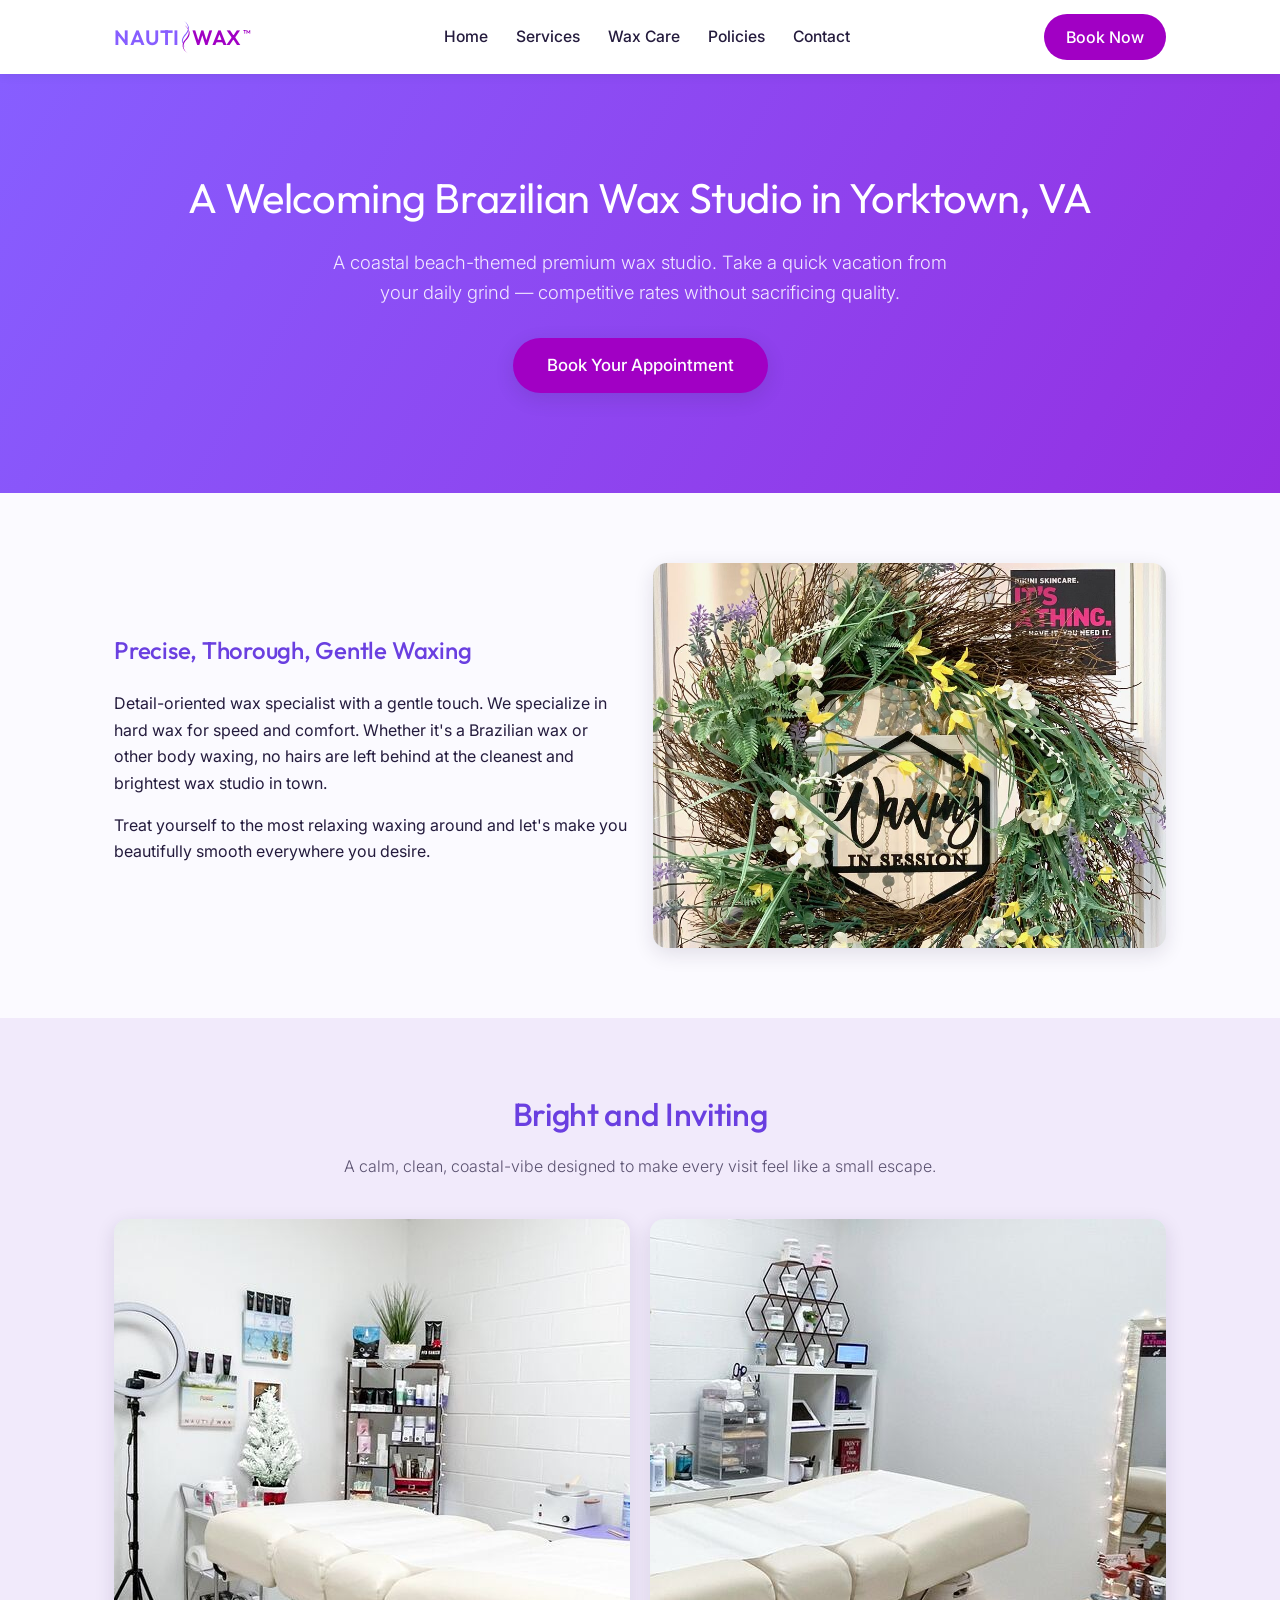
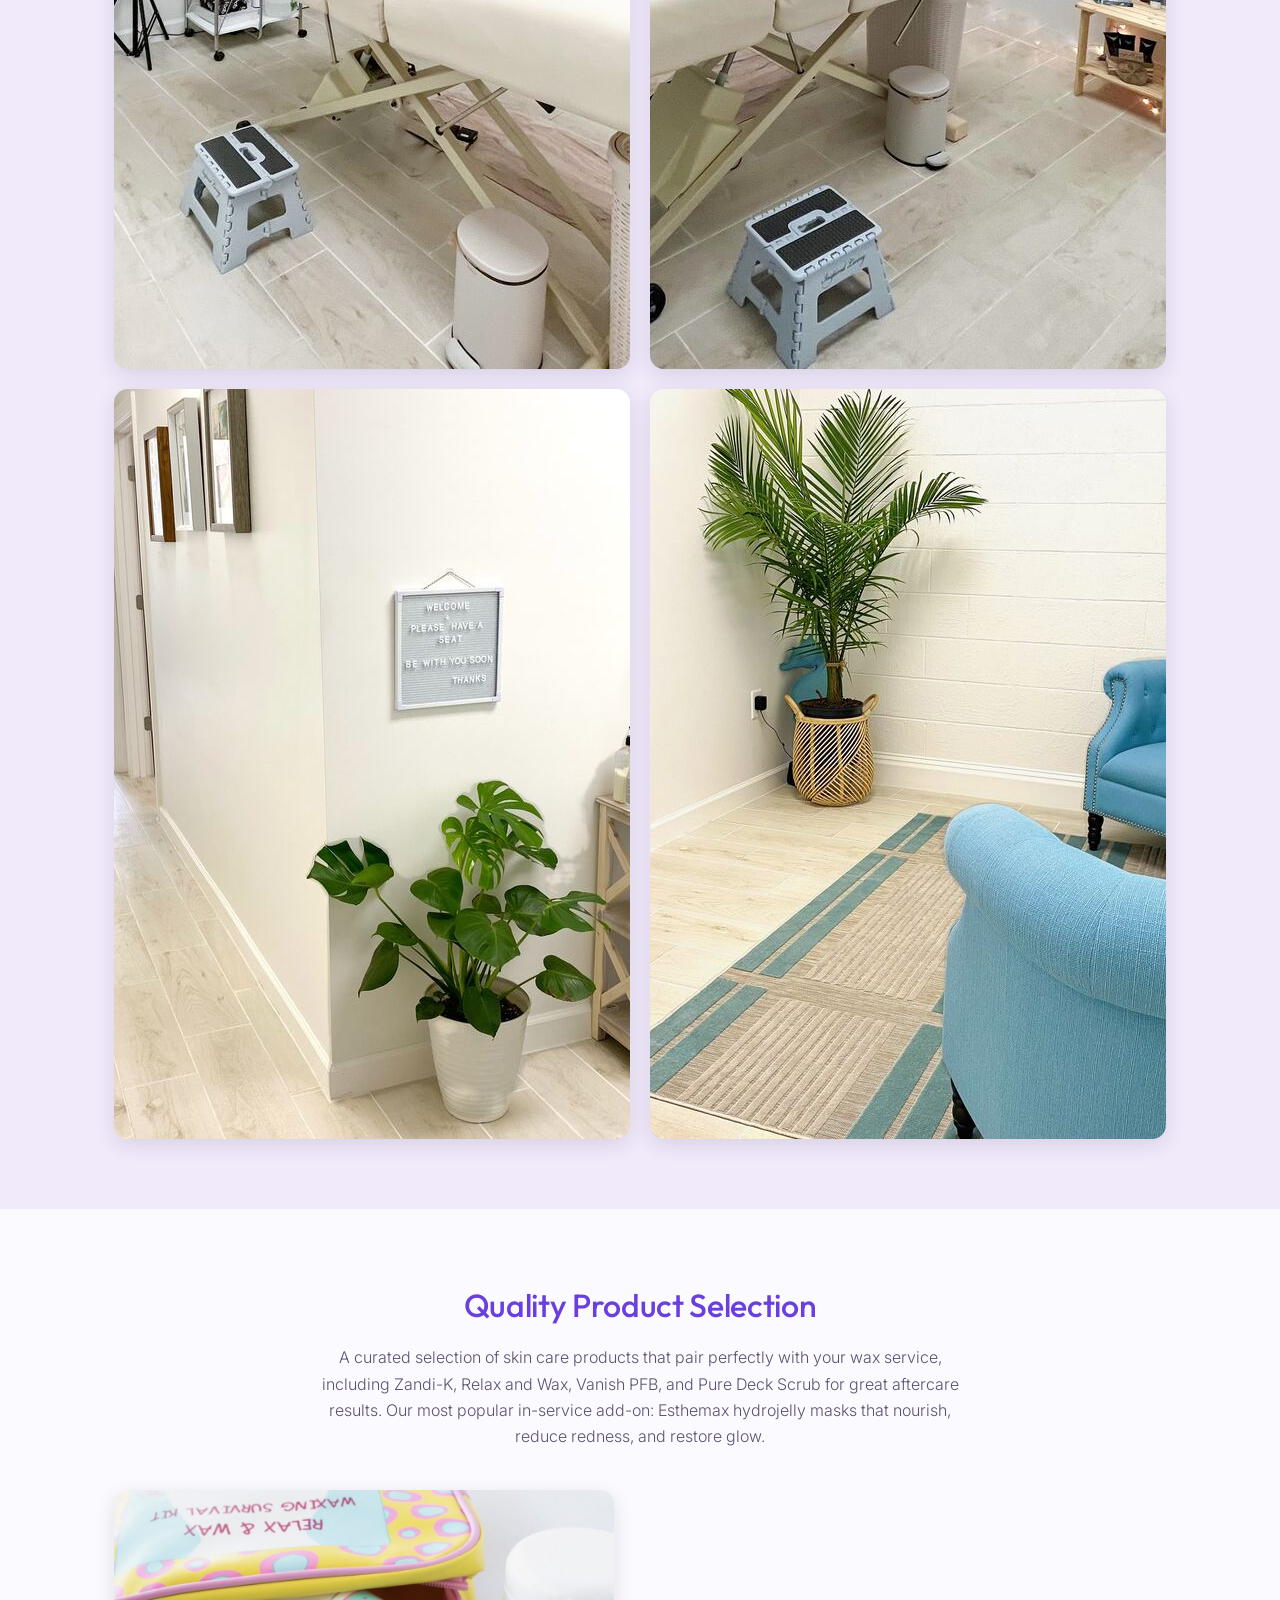
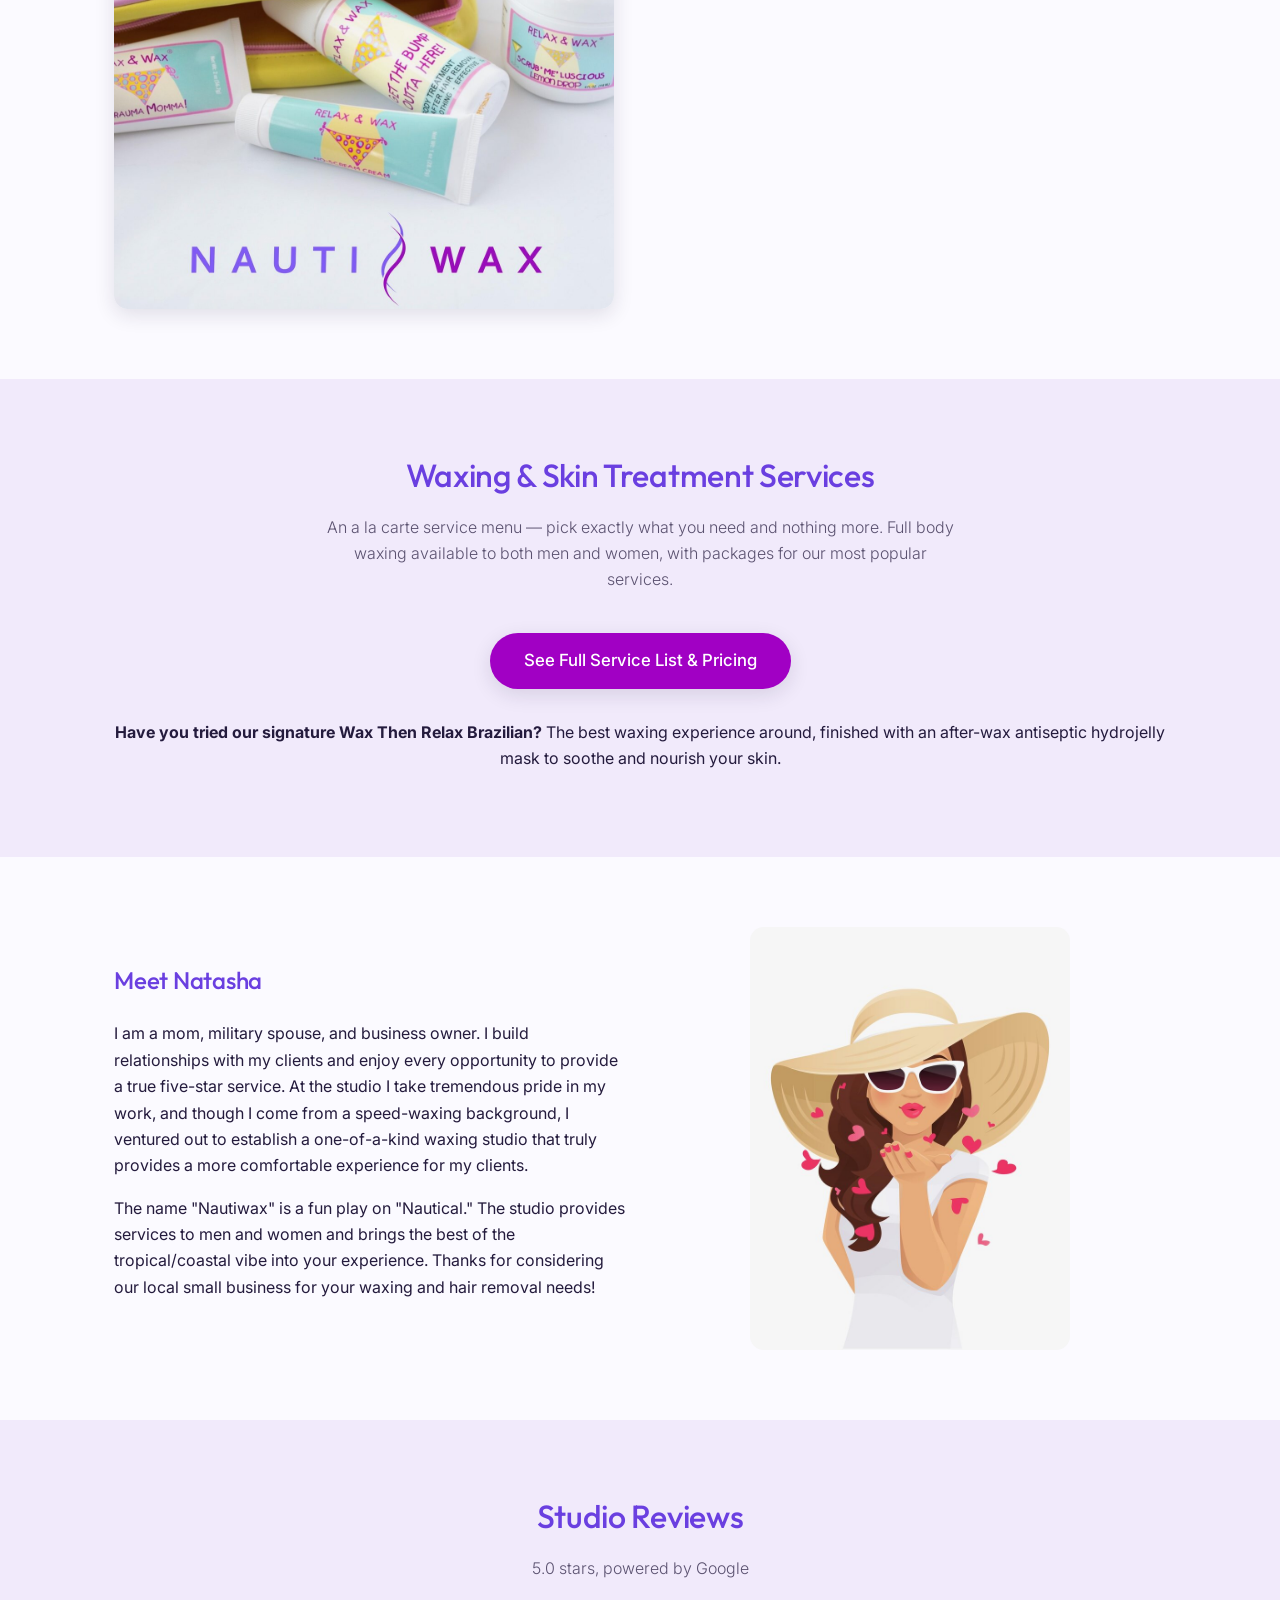
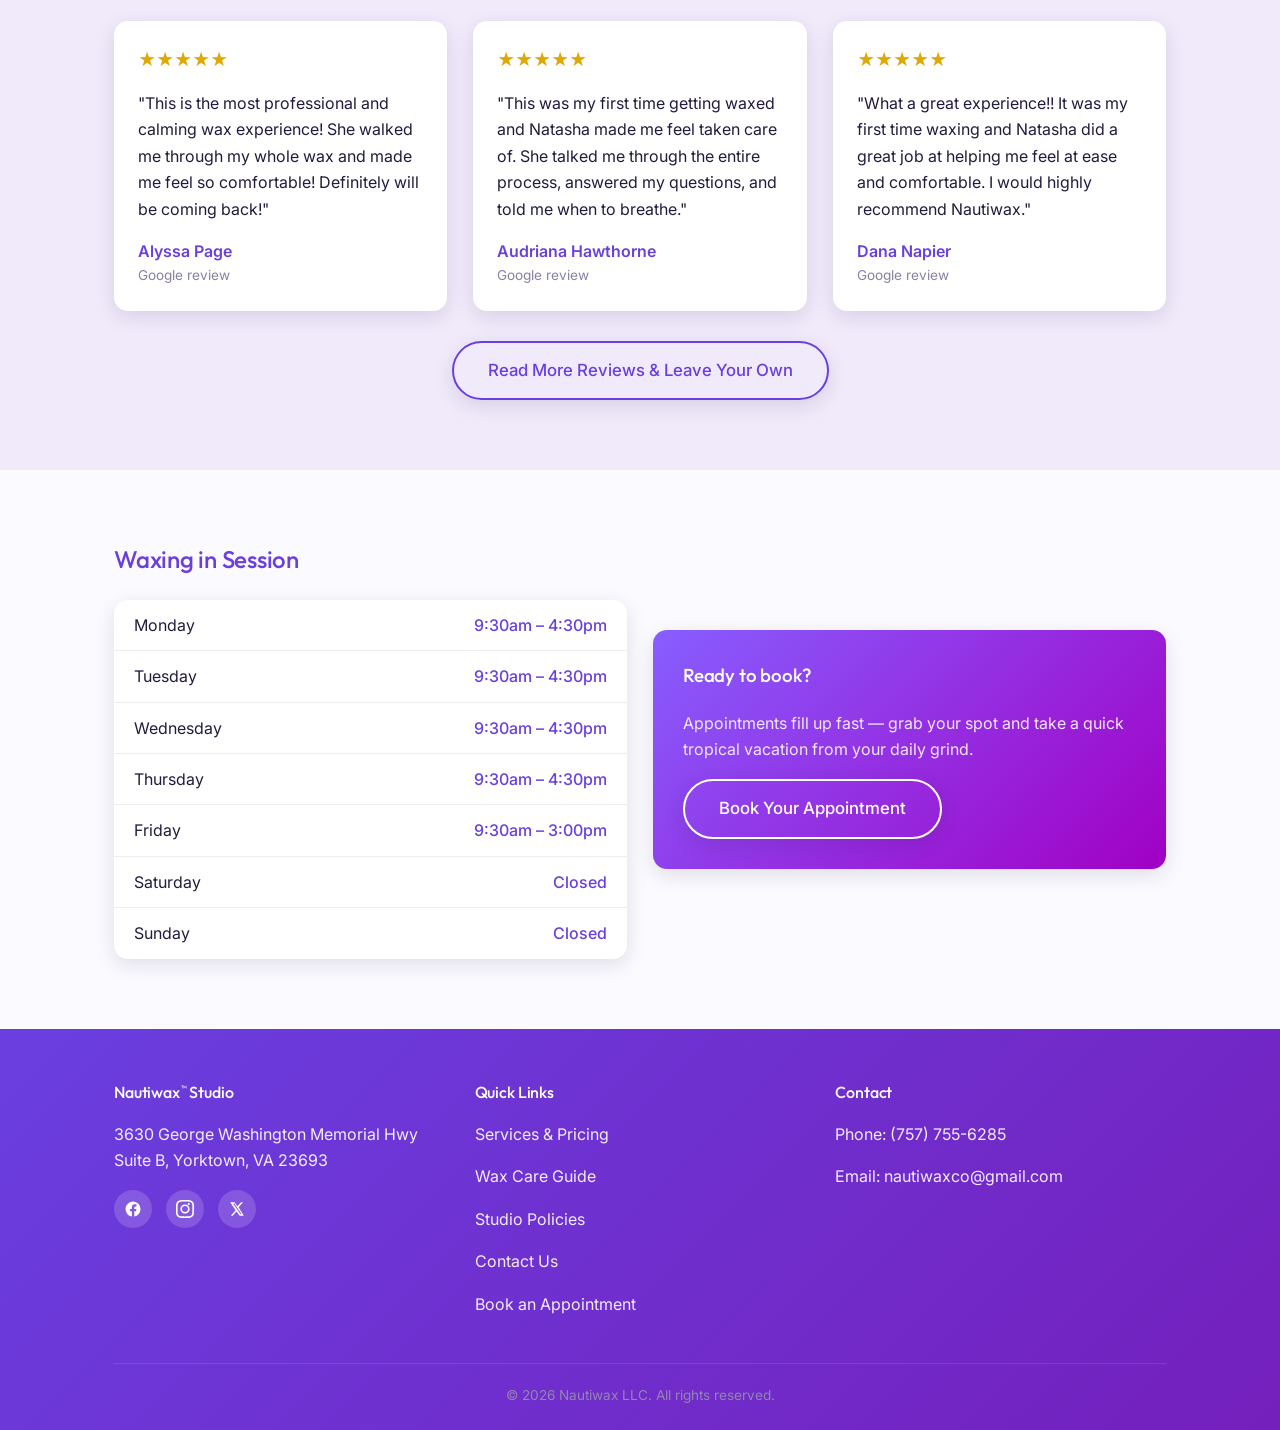
<file: index.html>
<!DOCTYPE html>
<html lang="en">
<head>
<meta charset="UTF-8">
<meta name="viewport" content="width=device-width, initial-scale=1.0">
<link rel="icon" type="image/svg+xml" href="assets/favicon.svg">
<title>Nautiwax Studio | Brazilian Wax &amp; Full Body Waxing in Yorktown, VA</title>
<meta name="description" content="Nautiwax is a premium tropical-themed Brazilian wax studio in Yorktown, VA. Expert full body waxing, eyebrow shaping, and skin care for men and women.">
<link rel="canonical" href="https://nautiwax.com/">
<meta property="og:title" content="Nautiwax Studio | Brazilian Wax & Full Body Waxing in Yorktown, VA">
<meta property="og:description" content="Premium tropical-themed Brazilian wax studio in Yorktown, VA. Book your appointment today.">
<meta property="og:type" content="website">
<meta property="og:url" content="https://nautiwax.com/">
<link rel="preconnect" href="https://fonts.googleapis.com">
<link rel="preconnect" href="https://fonts.gstatic.com" crossorigin>
<link href="https://fonts.googleapis.com/css2?family=Outfit:wght@300;400;500;600&family=Inter:wght@300;400;500;600&display=swap" rel="stylesheet">
<meta name="theme-color" content="#875EFF">
<link rel="stylesheet" href="css/style.css">
<script type="application/ld+json">
{
  "@context": "https://schema.org",
  "@type": "BeautySalon",
  "name": "Nautiwax",
  "telephone": "+1-757-755-6285",
  "email": "nautiwaxco@gmail.com",
  "address": {
    "@type": "PostalAddress",
    "streetAddress": "3630 George Washington Memorial Hwy, Suite B",
    "addressLocality": "Yorktown",
    "addressRegion": "VA",
    "postalCode": "23693",
    "addressCountry": "US"
  },
  "openingHoursSpecification": [
    {"@type": "OpeningHoursSpecification", "dayOfWeek": ["Monday","Tuesday","Wednesday","Thursday"], "opens": "09:30", "closes": "16:30"},
    {"@type": "OpeningHoursSpecification", "dayOfWeek": "Friday", "opens": "09:30", "closes": "15:00"}
  ],
  "sameAs": [
    "https://www.facebook.com/nautiwax",
    "https://www.instagram.com/nautiwax",
    "https://www.twitter.com/nautiwax"
  ]
}
</script>
</head>
<body>

<header class="site-header">
  <div class="container">
    <a href="index.html" class="logo">
      <span class="logo-nauti">NAUTI</span>
      <img src="assets/wave-icon.svg" alt="" class="logo-icon">
      <span class="logo-wax">WAX<sup class="tm">&#8482;</sup></span>
    </a>
    <nav>
      <ul class="nav-links">
        <li><a href="index.html">Home</a></li>
        <li><a href="services.html">Services</a></li>
        <li><a href="care.html">Wax Care</a></li>
        <li><a href="policies.html">Policies</a></li>
        <li><a href="contact.html">Contact</a></li>
      </ul>
    </nav>
    <div class="header-actions">
      <a href="https://nautiwax.glossgenius.com/services" class="nav-cta">Book Now</a>
      <button class="nav-toggle" aria-label="Toggle menu" aria-expanded="false">&#9776;</button>
    </div>
  </div>
</header>

<section class="hero">
  <div class="container">
    <h1>A Welcoming Brazilian Wax Studio in Yorktown, VA</h1>
    <p>A coastal beach-themed premium wax studio. Take a quick vacation from your daily grind — competitive rates without sacrificing quality.</p>
    <a href="https://nautiwax.glossgenius.com/services" class="btn">Book Your Appointment</a>
  </div>
</section>

<section>
  <div class="container grid-2">
    <div>
      <h2>Precise, Thorough, Gentle Waxing</h2>
      <p>Detail-oriented wax specialist with a gentle touch. We specialize in hard wax for speed and comfort. Whether it's a Brazilian wax or other body waxing, no hairs are left behind at the cleanest and brightest wax studio in town.</p>
      <p>Treat yourself to the most relaxing waxing around and let's make you beautifully smooth everywhere you desire.</p>
    </div>
    <img src="assets/photos/studio-door-wreath.jpg" alt="Waxing in session sign on the studio door at Nautiwax in Yorktown, VA" loading="lazy" width="1000" height="750" style="width: 100%; height: auto; border-radius: var(--radius); box-shadow: var(--shadow);">
  </div>
</section>

<section class="section-alt">
  <div class="container reveal">
    <h2 class="section-title">Bright and Inviting</h2>
    <p class="section-subtitle">A calm, clean, coastal-vibe designed to make every visit feel like a small escape.</p>
    <div class="gallery-grid">
      <img src="assets/photos/studio-treatment-room-1.jpg" alt="Nautiwax treatment room with product shelf and cozy decor in Yorktown, VA" width="1000" height="750" loading="lazy">
      <img src="assets/photos/studio-treatment-room-2.jpg" alt="Private waxing treatment room with mirror and seating at Nautiwax studio" width="1000" height="750" loading="lazy">
      <img src="assets/photos/studio-hallway-entrance.jpg" alt="Bright coastal-themed entry hallway at Nautiwax studio in Yorktown, VA" width="1000" height="750" loading="lazy">
      <img src="assets/photos/studio-waiting-room.jpg" alt="Relaxing waiting area with coastal decor at Nautiwax waxing studio" width="1000" height="750" loading="lazy">
    </div>
  </div>
</section>

<section>
  <div class="container reveal">
    <h2 class="section-title text-center">Quality Product Selection</h2>
    <p class="section-subtitle text-center">A curated selection of skin care products that pair perfectly with your wax service, including Zandi-K, Relax and Wax, Vanish PFB, and Pure Deck Scrub for great aftercare results. Our most popular in-service add-on: Esthemax hydrojelly masks that nourish, reduce redness, and restore glow.</p>
    <div class="text-center">
      <img src="assets/photos/product-relax-and-wax-kit.jpg" alt="Relax and Wax aftercare product kit including Trauma Momma, No-Scream Cream, Get the Bump Outta Here, and Scrub Me Luscious" width="1200" height="1006" loading="lazy" style="max-width: 500px; width: 100%; height: auto; border-radius: var(--radius); box-shadow: var(--shadow);">
    </div>
  </div>
</section>

<section class="section-alt text-center">
  <div class="container">
    <h2 class="section-title">Waxing &amp; Skin Treatment Services</h2>
    <p class="section-subtitle">An a la carte service menu — pick exactly what you need and nothing more. Full body waxing available to both men and women, with packages for our most popular services.</p>
    <a href="services.html" class="btn">See Full Service List &amp; Pricing</a>
    <p class="mt-30"><strong>Have you tried our signature Wax Then Relax Brazilian?</strong> The best waxing experience around, finished with an after-wax antiseptic hydrojelly mask to soothe and nourish your skin.</p>
  </div>
</section>

<section>
  <div class="container grid-2 reveal">
    <div>
      <h2>Meet Natasha</h2>
      <p>I am a mom, military spouse, and business owner. I build relationships with my clients and enjoy every opportunity to provide a true five-star service. At the studio I take tremendous pride in my work, and though I come from a speed-waxing background, I ventured out to establish a one-of-a-kind waxing studio that truly provides a more comfortable experience for my clients.</p>
      <p>The name "Nautiwax" is a fun play on "Nautical." The studio provides services to men and women and brings the best of the tropical/coastal vibe into your experience. Thanks for considering our local small business for your waxing and hair removal needs!</p>
    </div>
    <img src="assets/photos/illustration-beach-kiss.jpg" alt="Coastal-themed illustration reflecting the Nautiwax tropical vibe" width="700" height="924" loading="lazy" style="max-width: 320px; width: 100%; height: auto; margin: 0 auto; border-radius: var(--radius);">
  </div>
</section>

<section class="section-alt">
  <div class="container reveal">
    <h2 class="section-title">Studio Reviews</h2>
    <p class="section-subtitle text-center">5.0 stars, powered by Google</p>
    <div class="grid-3">
      <div class="review-card">
        <div class="stars">&#9733;&#9733;&#9733;&#9733;&#9733;</div>
        <p>"This is the most professional and calming wax experience! She walked me through my whole wax and made me feel so comfortable! Definitely will be coming back!"</p>
        <div class="reviewer">Alyssa Page</div>
        <div class="review-meta">Google review</div>
      </div>
      <div class="review-card">
        <div class="stars">&#9733;&#9733;&#9733;&#9733;&#9733;</div>
        <p>"This was my first time getting waxed and Natasha made me feel taken care of. She talked me through the entire process, answered my questions, and told me when to breathe."</p>
        <div class="reviewer">Audriana Hawthorne</div>
        <div class="review-meta">Google review</div>
      </div>
      <div class="review-card">
        <div class="stars">&#9733;&#9733;&#9733;&#9733;&#9733;</div>
        <p>"What a great experience!! It was my first time waxing and Natasha did a great job at helping me feel at ease and comfortable. I would highly recommend Nautiwax."</p>
        <div class="reviewer">Dana Napier</div>
        <div class="review-meta">Google review</div>
      </div>
    </div>
    <div class="text-center mt-30">
      <a href="https://search.google.com/local/writereview?placeid=ChIJ0RP7azZ_sIkRAiIl7SAp-1w" class="btn btn-outline" style="border-color: var(--color-violet-dark); color: var(--color-violet-dark);">Read More Reviews &amp; Leave Your Own</a>
    </div>
  </div>
</section>

<section>
  <div class="container grid-2">
    <div>
      <h2>Waxing in Session</h2>
      <table class="hours-table">
        <tr><td>Monday</td><td>9:30am – 4:30pm</td></tr>
        <tr><td>Tuesday</td><td>9:30am – 4:30pm</td></tr>
        <tr><td>Wednesday</td><td>9:30am – 4:30pm</td></tr>
        <tr><td>Thursday</td><td>9:30am – 4:30pm</td></tr>
        <tr><td>Friday</td><td>9:30am – 3:00pm</td></tr>
        <tr><td>Saturday</td><td>Closed</td></tr>
        <tr><td>Sunday</td><td>Closed</td></tr>
      </table>
    </div>
    <div class="card card-gradient">
      <h3>Ready to book?</h3>
      <p>Appointments fill up fast — grab your spot and take a quick tropical vacation from your daily grind.</p>
      <a href="https://nautiwax.glossgenius.com/services" class="btn btn-outline">Book Your Appointment</a>
    </div>
  </div>
</section>

<footer class="site-footer">
  <div class="container">
    <div class="footer-grid">
      <div>
        <h4>Nautiwax<sup class="tm">&#8482;</sup> Studio</h4>
        <p>3630 George Washington Memorial Hwy<br>Suite B, Yorktown, VA 23693</p>
        <div class="social-icons">
          <a href="https://www.facebook.com/nautiwax" aria-label="Facebook"><svg viewBox="0 0 24 24" width="18" height="18" fill="currentColor" aria-hidden="true"><path d="M22 12a10 10 0 1 0-11.5 9.95v-7.04H7.9V12h2.6V9.8c0-2.57 1.53-4 3.87-4 1.12 0 2.3.2 2.3.2v2.5h-1.3c-1.28 0-1.68.8-1.68 1.62V12h2.85l-.46 2.91h-2.39v7.04A10 10 0 0 0 22 12z"/></svg></a>
          <a href="https://www.instagram.com/nautiwax" aria-label="Instagram"><svg viewBox="0 0 24 24" width="18" height="18" fill="currentColor" aria-hidden="true"><path d="M12 2.16c3.2 0 3.58.01 4.85.07 1.17.05 1.8.25 2.23.41.56.22.96.48 1.38.9.42.42.68.82.9 1.38.16.42.36 1.06.41 2.23.06 1.27.07 1.65.07 4.85s-.01 3.58-.07 4.85c-.05 1.17-.25 1.8-.41 2.23-.22.56-.48.96-.9 1.38-.42.42-.82.68-1.38.9-.42.16-1.06.36-2.23.41-1.27.06-1.65.07-4.85.07s-3.58-.01-4.85-.07c-1.17-.05-1.8-.25-2.23-.41a3.72 3.72 0 0 1-1.38-.9 3.72 3.72 0 0 1-.9-1.38c-.16-.42-.36-1.06-.41-2.23-.06-1.27-.07-1.65-.07-4.85s.01-3.58.07-4.85c.05-1.17.25-1.8.41-2.23.22-.56.48-.96.9-1.38.42-.42.82-.68 1.38-.9.42-.16 1.06-.36 2.23-.41 1.27-.06 1.65-.07 4.85-.07M12 0C8.74 0 8.33.01 7.05.07 5.78.13 4.9.33 4.14.63c-.79.31-1.46.72-2.13 1.38A5.87 5.87 0 0 0 .63 4.14C.33 4.9.13 5.78.07 7.05.01 8.33 0 8.74 0 12s.01 3.67.07 4.95c.06 1.27.26 2.15.56 2.91.31.79.72 1.46 1.38 2.13.66.66 1.34 1.07 2.13 1.38.76.3 1.64.5 2.91.56C8.33 23.99 8.74 24 12 24s3.67-.01 4.95-.07c1.27-.06 2.15-.26 2.91-.56.79-.31 1.46-.72 2.13-1.38.66-.66 1.07-1.34 1.38-2.13.3-.76.5-1.64.56-2.91.06-1.28.07-1.69.07-4.95s-.01-3.67-.07-4.95c-.06-1.27-.26-2.15-.56-2.91a5.87 5.87 0 0 0-1.38-2.13A5.87 5.87 0 0 0 19.86.63c-.76-.3-1.64-.5-2.91-.56C15.67.01 15.26 0 12 0zm0 5.84A6.16 6.16 0 1 0 18.16 12 6.16 6.16 0 0 0 12 5.84zm0 10.16A4 4 0 1 1 16 12a4 4 0 0 1-4 4zm6.41-10.61a1.44 1.44 0 1 1-1.44-1.44 1.44 1.44 0 0 1 1.44 1.44z"/></svg></a>
          <a href="https://www.twitter.com/nautiwax" aria-label="Twitter"><svg viewBox="0 0 24 24" width="16" height="16" fill="currentColor" aria-hidden="true"><path d="M18.24 2H21l-6.6 7.54L22.2 22h-6.2l-4.86-6.36L5.6 22H2.83l7.06-8.07L1.8 2h6.36l4.4 5.82L18.24 2zm-1.08 18h1.72L7.9 3.9H6.06L17.16 20z"/></svg></a>
        </div>
      </div>
      <div>
        <h4>Quick Links</h4>
        <p><a href="services.html">Services &amp; Pricing</a></p>
        <p><a href="care.html">Wax Care Guide</a></p>
        <p><a href="policies.html">Studio Policies</a></p>
        <p><a href="contact.html">Contact Us</a></p>
        <p><a href="https://nautiwax.glossgenius.com/services">Book an Appointment</a></p>
      </div>
      <div>
        <h4>Contact</h4>
        <p>Phone: (757) 755-6285</p>
        <p>Email: nautiwaxco@gmail.com</p>
      </div>
    </div>
    <div class="footer-bottom">
      &copy; 2026 Nautiwax LLC. All rights reserved.
    </div>
  </div>
</footer>

<script src="js/nav.js"></script>
</body>
</html>
</file>
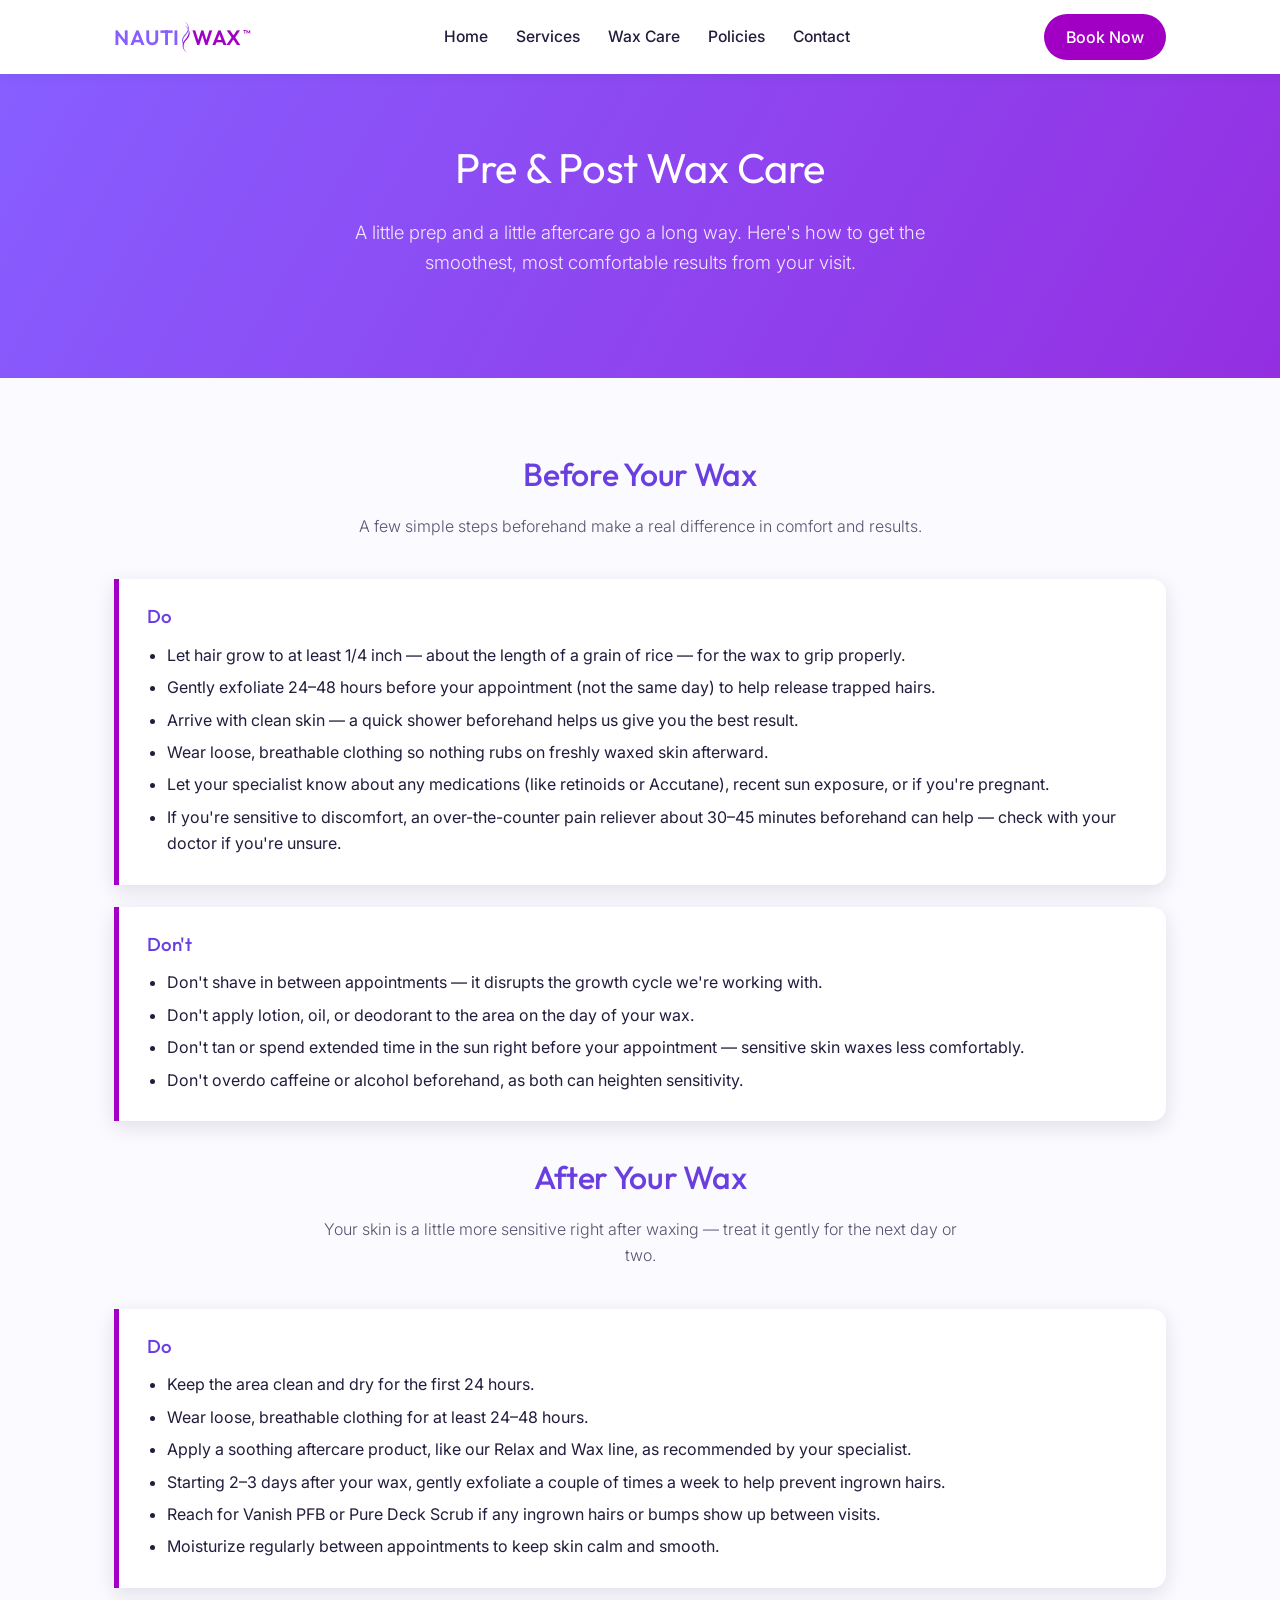
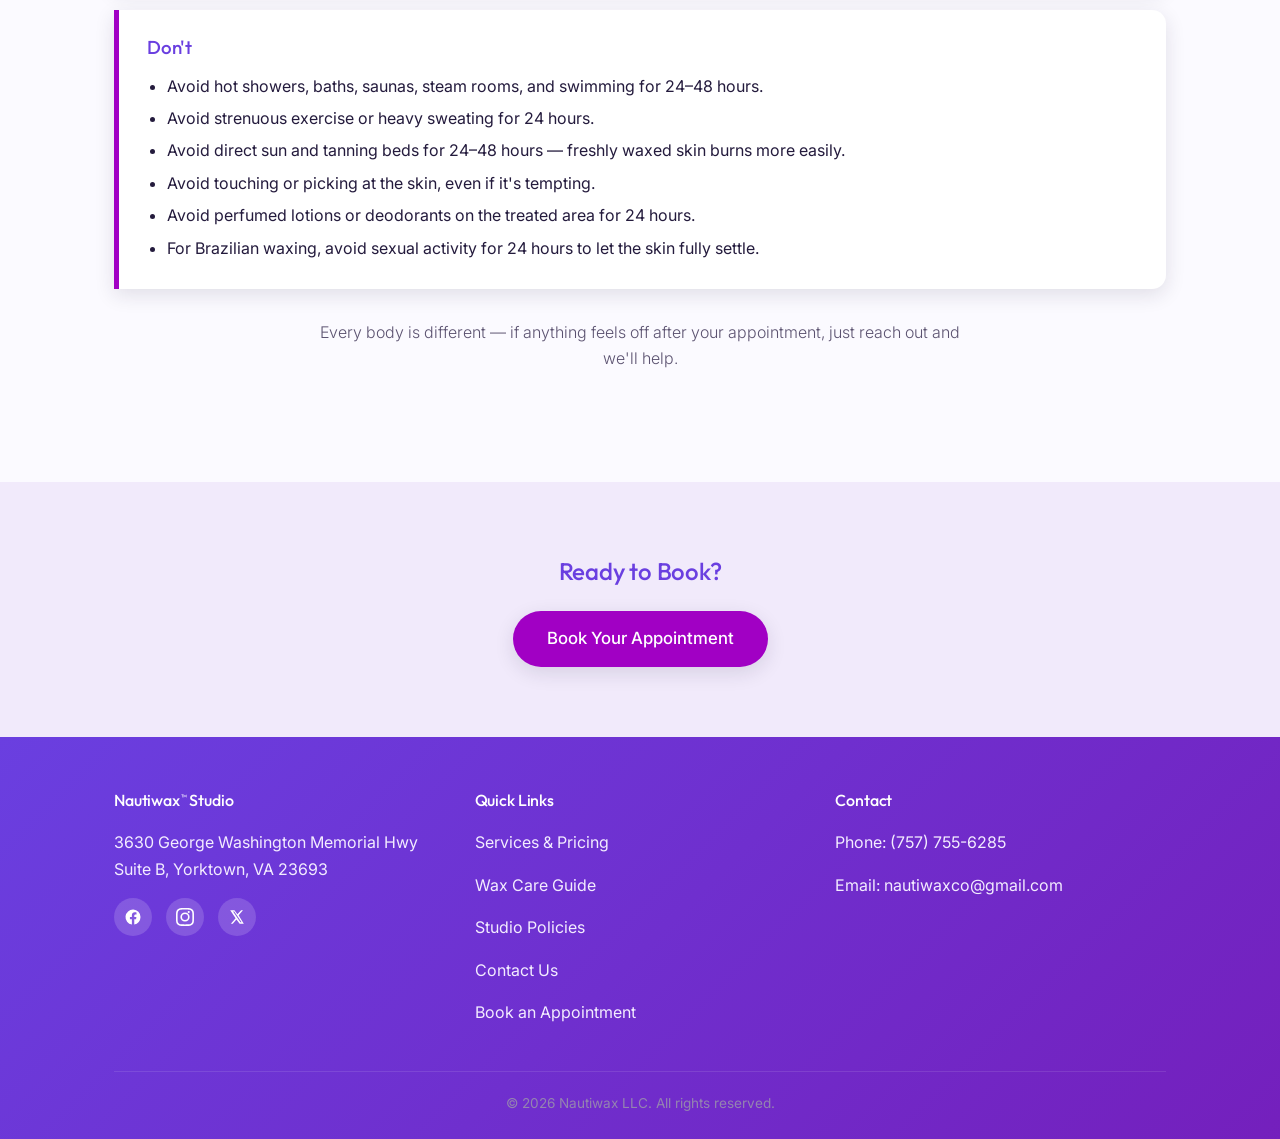
<file: care.html>
<!DOCTYPE html>
<html lang="en">
<head>
<meta charset="UTF-8">
<meta name="viewport" content="width=device-width, initial-scale=1.0">
<link rel="icon" type="image/svg+xml" href="assets/favicon.svg">
<title>Pre & Post Wax Care Guide | Nautiwax Studio – Yorktown, VA</title>
<meta name="description" content="How to prepare for your wax and care for your skin afterward. Pre-wax and post-wax do's and don'ts from Nautiwax Studio in Yorktown, VA.">
<link rel="canonical" href="https://nautiwax.com/care.html">
<meta property="og:title" content="Pre & Post Wax Care Guide | Nautiwax Studio – Yorktown, VA">
<meta property="og:description" content="How to prepare for your wax and care for your skin afterward, from Nautiwax Studio in Yorktown, VA.">
<meta property="og:type" content="website">
<meta property="og:url" content="https://nautiwax.com/care.html">
<link rel="preconnect" href="https://fonts.googleapis.com">
<link rel="preconnect" href="https://fonts.gstatic.com" crossorigin>
<link href="https://fonts.googleapis.com/css2?family=Outfit:wght@300;400;500;600&family=Inter:wght@300;400;500;600&display=swap" rel="stylesheet">
<meta name="theme-color" content="#875EFF">
<link rel="stylesheet" href="css/style.css">
</head>
<body>

<header class="site-header">
  <div class="container">
    <a href="index.html" class="logo">
      <span class="logo-nauti">NAUTI</span>
      <img src="assets/wave-icon.svg" alt="" class="logo-icon">
      <span class="logo-wax">WAX<sup class="tm">&#8482;</sup></span>
    </a>
    <nav>
      <ul class="nav-links">
        <li><a href="index.html">Home</a></li>
        <li><a href="services.html">Services</a></li>
        <li><a href="care.html">Wax Care</a></li>
        <li><a href="policies.html">Policies</a></li>
        <li><a href="contact.html">Contact</a></li>
      </ul>
    </nav>
    <div class="header-actions">
      <a href="https://nautiwax.glossgenius.com/services" class="nav-cta">Book Now</a>
      <button class="nav-toggle" aria-label="Toggle menu" aria-expanded="false">&#9776;</button>
    </div>
  </div>
</header>

<section class="hero" style="padding: 60px 0 70px;">
  <div class="container">
    <h1>Pre &amp; Post Wax Care</h1>
    <p>A little prep and a little aftercare go a long way. Here's how to get the smoothest, most comfortable results from your visit.</p>
  </div>
</section>

<section>
  <div class="container">

    <h2 class="section-title">Before Your Wax</h2>
    <p class="section-subtitle">A few simple steps beforehand make a real difference in comfort and results.</p>

    <div class="policy-block">
      <h3>Do</h3>
      <ul>
        <li>Let hair grow to at least 1/4 inch — about the length of a grain of rice — for the wax to grip properly.</li>
        <li>Gently exfoliate 24–48 hours before your appointment (not the same day) to help release trapped hairs.</li>
        <li>Arrive with clean skin — a quick shower beforehand helps us give you the best result.</li>
        <li>Wear loose, breathable clothing so nothing rubs on freshly waxed skin afterward.</li>
        <li>Let your specialist know about any medications (like retinoids or Accutane), recent sun exposure, or if you're pregnant.</li>
        <li>If you're sensitive to discomfort, an over-the-counter pain reliever about 30–45 minutes beforehand can help — check with your doctor if you're unsure.</li>
      </ul>
    </div>

    <div class="policy-block">
      <h3>Don't</h3>
      <ul>
        <li>Don't shave in between appointments — it disrupts the growth cycle we're working with.</li>
        <li>Don't apply lotion, oil, or deodorant to the area on the day of your wax.</li>
        <li>Don't tan or spend extended time in the sun right before your appointment — sensitive skin waxes less comfortably.</li>
        <li>Don't overdo caffeine or alcohol beforehand, as both can heighten sensitivity.</li>
      </ul>
    </div>

    <h2 class="section-title mt-30">After Your Wax</h2>
    <p class="section-subtitle">Your skin is a little more sensitive right after waxing — treat it gently for the next day or two.</p>

    <div class="policy-block">
      <h3>Do</h3>
      <ul>
        <li>Keep the area clean and dry for the first 24 hours.</li>
        <li>Wear loose, breathable clothing for at least 24–48 hours.</li>
        <li>Apply a soothing aftercare product, like our Relax and Wax line, as recommended by your specialist.</li>
        <li>Starting 2–3 days after your wax, gently exfoliate a couple of times a week to help prevent ingrown hairs.</li>
        <li>Reach for Vanish PFB or Pure Deck Scrub if any ingrown hairs or bumps show up between visits.</li>
        <li>Moisturize regularly between appointments to keep skin calm and smooth.</li>
      </ul>
    </div>

    <div class="policy-block">
      <h3>Don't</h3>
      <ul>
        <li>Avoid hot showers, baths, saunas, steam rooms, and swimming for 24–48 hours.</li>
        <li>Avoid strenuous exercise or heavy sweating for 24 hours.</li>
        <li>Avoid direct sun and tanning beds for 24–48 hours — freshly waxed skin burns more easily.</li>
        <li>Avoid touching or picking at the skin, even if it's tempting.</li>
        <li>Avoid perfumed lotions or deodorants on the treated area for 24 hours.</li>
        <li>For Brazilian waxing, avoid sexual activity for 24 hours to let the skin fully settle.</li>
      </ul>
    </div>

    <p class="section-subtitle mt-30">Every body is different — if anything feels off after your appointment, just reach out and we'll help.</p>

  </div>
</section>

<section class="section-alt text-center">
  <div class="container">
    <h2>Ready to Book?</h2>
    <a href="https://nautiwax.glossgenius.com/services" class="btn">Book Your Appointment</a>
  </div>
</section>

<footer class="site-footer">
  <div class="container">
    <div class="footer-grid">
      <div>
        <h4>Nautiwax<sup class="tm">&#8482;</sup> Studio</h4>
        <p>3630 George Washington Memorial Hwy<br>Suite B, Yorktown, VA 23693</p>
        <div class="social-icons">
          <a href="https://www.facebook.com/nautiwax" aria-label="Facebook"><svg viewBox="0 0 24 24" width="18" height="18" fill="currentColor" aria-hidden="true"><path d="M22 12a10 10 0 1 0-11.5 9.95v-7.04H7.9V12h2.6V9.8c0-2.57 1.53-4 3.87-4 1.12 0 2.3.2 2.3.2v2.5h-1.3c-1.28 0-1.68.8-1.68 1.62V12h2.85l-.46 2.91h-2.39v7.04A10 10 0 0 0 22 12z"/></svg></a>
          <a href="https://www.instagram.com/nautiwax" aria-label="Instagram"><svg viewBox="0 0 24 24" width="18" height="18" fill="currentColor" aria-hidden="true"><path d="M12 2.16c3.2 0 3.58.01 4.85.07 1.17.05 1.8.25 2.23.41.56.22.96.48 1.38.9.42.42.68.82.9 1.38.16.42.36 1.06.41 2.23.06 1.27.07 1.65.07 4.85s-.01 3.58-.07 4.85c-.05 1.17-.25 1.8-.41 2.23-.22.56-.48.96-.9 1.38-.42.42-.82.68-1.38.9-.42.16-1.06.36-2.23.41-1.27.06-1.65.07-4.85.07s-3.58-.01-4.85-.07c-1.17-.05-1.8-.25-2.23-.41a3.72 3.72 0 0 1-1.38-.9 3.72 3.72 0 0 1-.9-1.38c-.16-.42-.36-1.06-.41-2.23-.06-1.27-.07-1.65-.07-4.85s.01-3.58.07-4.85c.05-1.17.25-1.8.41-2.23.22-.56.48-.96.9-1.38.42-.42.82-.68 1.38-.9.42-.16 1.06-.36 2.23-.41 1.27-.06 1.65-.07 4.85-.07M12 0C8.74 0 8.33.01 7.05.07 5.78.13 4.9.33 4.14.63c-.79.31-1.46.72-2.13 1.38A5.87 5.87 0 0 0 .63 4.14C.33 4.9.13 5.78.07 7.05.01 8.33 0 8.74 0 12s.01 3.67.07 4.95c.06 1.27.26 2.15.56 2.91.31.79.72 1.46 1.38 2.13.66.66 1.34 1.07 2.13 1.38.76.3 1.64.5 2.91.56C8.33 23.99 8.74 24 12 24s3.67-.01 4.95-.07c1.27-.06 2.15-.26 2.91-.56.79-.31 1.46-.72 2.13-1.38.66-.66 1.07-1.34 1.38-2.13.3-.76.5-1.64.56-2.91.06-1.28.07-1.69.07-4.95s-.01-3.67-.07-4.95c-.06-1.27-.26-2.15-.56-2.91a5.87 5.87 0 0 0-1.38-2.13A5.87 5.87 0 0 0 19.86.63c-.76-.3-1.64-.5-2.91-.56C15.67.01 15.26 0 12 0zm0 5.84A6.16 6.16 0 1 0 18.16 12 6.16 6.16 0 0 0 12 5.84zm0 10.16A4 4 0 1 1 16 12a4 4 0 0 1-4 4zm6.41-10.61a1.44 1.44 0 1 1-1.44-1.44 1.44 1.44 0 0 1 1.44 1.44z"/></svg></a>
          <a href="https://www.twitter.com/nautiwax" aria-label="Twitter"><svg viewBox="0 0 24 24" width="16" height="16" fill="currentColor" aria-hidden="true"><path d="M18.24 2H21l-6.6 7.54L22.2 22h-6.2l-4.86-6.36L5.6 22H2.83l7.06-8.07L1.8 2h6.36l4.4 5.82L18.24 2zm-1.08 18h1.72L7.9 3.9H6.06L17.16 20z"/></svg></a>
        </div>
      </div>
      <div>
        <h4>Quick Links</h4>
        <p><a href="services.html">Services &amp; Pricing</a></p>
        <p><a href="care.html">Wax Care Guide</a></p>
        <p><a href="policies.html">Studio Policies</a></p>
        <p><a href="contact.html">Contact Us</a></p>
        <p><a href="https://nautiwax.glossgenius.com/services">Book an Appointment</a></p>
      </div>
      <div>
        <h4>Contact</h4>
        <p>Phone: (757) 755-6285</p>
        <p>Email: nautiwaxco@gmail.com</p>
      </div>
    </div>
    <div class="footer-bottom">
      &copy; 2026 Nautiwax LLC. All rights reserved.
    </div>
  </div>
</footer>

<script src="js/nav.js"></script>
</body>
</html>
</file>
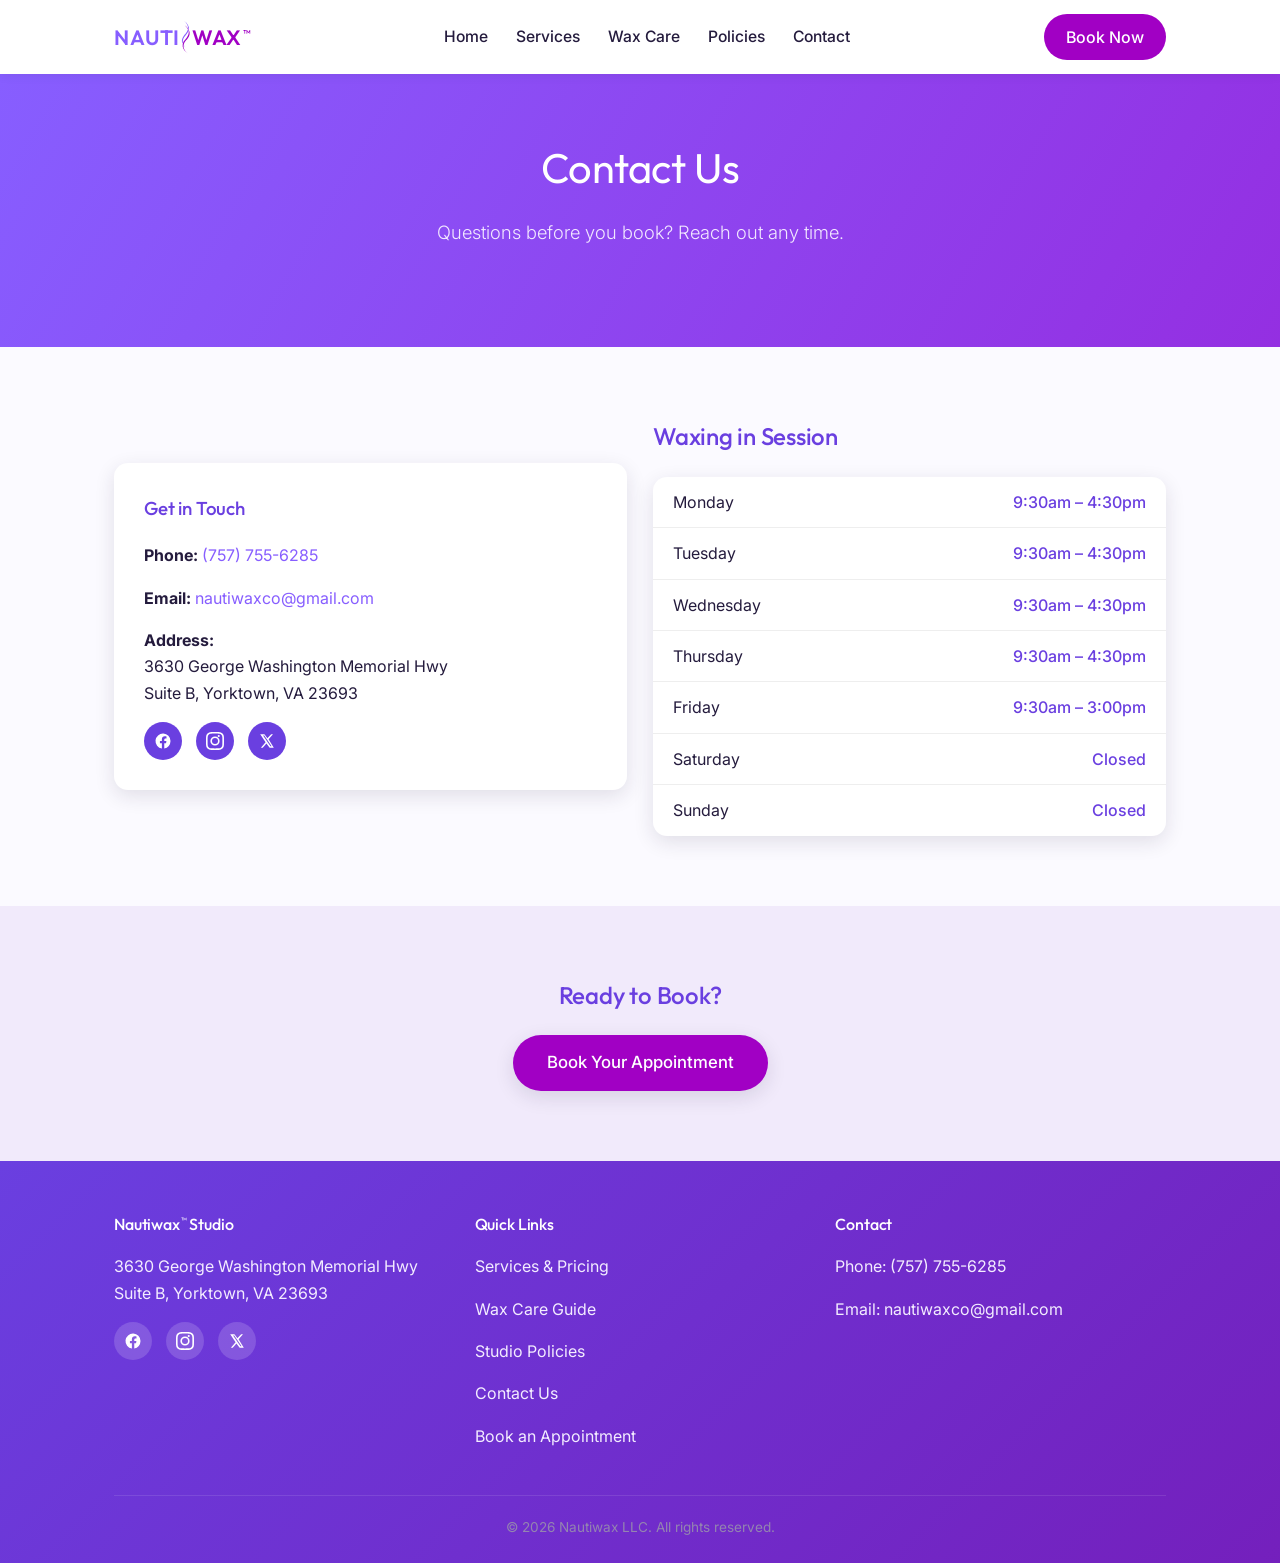
<file: contact.html>
<!DOCTYPE html>
<html lang="en">
<head>
<meta charset="UTF-8">
<meta name="viewport" content="width=device-width, initial-scale=1.0">
<link rel="icon" type="image/svg+xml" href="assets/favicon.svg">
<title>Contact & Hours | Nautiwax Studio – Yorktown, VA</title>
<meta name="description" content="Contact Nautiwax Studio in Yorktown, VA. Phone, email, address, hours, and social media links.">
<link rel="canonical" href="https://nautiwax.com/contact.html">
<meta property="og:title" content="Contact & Hours | Nautiwax Studio – Yorktown, VA">
<meta property="og:description" content="Contact Nautiwax Studio in Yorktown, VA. Phone, email, address, hours, and social media links.">
<meta property="og:type" content="website">
<meta property="og:url" content="https://nautiwax.com/contact.html">
<link rel="preconnect" href="https://fonts.googleapis.com">
<link rel="preconnect" href="https://fonts.gstatic.com" crossorigin>
<link href="https://fonts.googleapis.com/css2?family=Outfit:wght@300;400;500;600&family=Inter:wght@300;400;500;600&display=swap" rel="stylesheet">
<meta name="theme-color" content="#875EFF">
<link rel="stylesheet" href="css/style.css">
<script type="application/ld+json">
{
  "@context": "https://schema.org",
  "@type": "BeautySalon",
  "name": "Nautiwax",
  "telephone": "+1-757-755-6285",
  "email": "nautiwaxco@gmail.com",
  "address": {
    "@type": "PostalAddress",
    "streetAddress": "3630 George Washington Memorial Hwy, Suite B",
    "addressLocality": "Yorktown",
    "addressRegion": "VA",
    "postalCode": "23693",
    "addressCountry": "US"
  },
  "openingHoursSpecification": [
    {"@type": "OpeningHoursSpecification", "dayOfWeek": ["Monday","Tuesday","Wednesday","Thursday"], "opens": "09:30", "closes": "16:30"},
    {"@type": "OpeningHoursSpecification", "dayOfWeek": "Friday", "opens": "09:30", "closes": "15:00"}
  ]
}
</script>
</head>
<body>

<header class="site-header">
  <div class="container">
    <a href="index.html" class="logo">
      <span class="logo-nauti">NAUTI</span>
      <img src="assets/wave-icon.svg" alt="" class="logo-icon">
      <span class="logo-wax">WAX<sup class="tm">&#8482;</sup></span>
    </a>
    <nav>
      <ul class="nav-links">
        <li><a href="index.html">Home</a></li>
        <li><a href="services.html">Services</a></li>
        <li><a href="care.html">Wax Care</a></li>
        <li><a href="policies.html">Policies</a></li>
        <li><a href="contact.html">Contact</a></li>
      </ul>
    </nav>
    <div class="header-actions">
      <a href="https://nautiwax.glossgenius.com/services" class="nav-cta">Book Now</a>
      <button class="nav-toggle" aria-label="Toggle menu" aria-expanded="false">&#9776;</button>
    </div>
  </div>
</header>

<section class="hero" style="padding: 60px 0 70px;">
  <div class="container">
    <h1>Contact Us</h1>
    <p>Questions before you book? Reach out any time.</p>
  </div>
</section>

<section>
  <div class="container grid-2">
    <div class="card">
      <h3>Get in Touch</h3>
      <p><strong>Phone:</strong> <a href="tel:+17577556285">(757) 755-6285</a></p>
      <p><strong>Email:</strong> <a href="mailto:nautiwaxco@gmail.com">nautiwaxco@gmail.com</a></p>
      <p><strong>Address:</strong><br>3630 George Washington Memorial Hwy<br>Suite B, Yorktown, VA 23693</p>
      <div class="social-icons">
        <a href="https://www.facebook.com/nautiwax" aria-label="Facebook" style="background: var(--color-violet-dark); color: white;"><svg viewBox="0 0 24 24" width="18" height="18" fill="currentColor" aria-hidden="true"><path d="M22 12a10 10 0 1 0-11.5 9.95v-7.04H7.9V12h2.6V9.8c0-2.57 1.53-4 3.87-4 1.12 0 2.3.2 2.3.2v2.5h-1.3c-1.28 0-1.68.8-1.68 1.62V12h2.85l-.46 2.91h-2.39v7.04A10 10 0 0 0 22 12z"/></svg></a>
        <a href="https://www.instagram.com/nautiwax" aria-label="Instagram" style="background: var(--color-violet-dark); color: white;"><svg viewBox="0 0 24 24" width="18" height="18" fill="currentColor" aria-hidden="true"><path d="M12 2.16c3.2 0 3.58.01 4.85.07 1.17.05 1.8.25 2.23.41.56.22.96.48 1.38.9.42.42.68.82.9 1.38.16.42.36 1.06.41 2.23.06 1.27.07 1.65.07 4.85s-.01 3.58-.07 4.85c-.05 1.17-.25 1.8-.41 2.23-.22.56-.48.96-.9 1.38-.42.42-.82.68-1.38.9-.42.16-1.06.36-2.23.41-1.27.06-1.65.07-4.85.07s-3.58-.01-4.85-.07c-1.17-.05-1.8-.25-2.23-.41a3.72 3.72 0 0 1-1.38-.9 3.72 3.72 0 0 1-.9-1.38c-.16-.42-.36-1.06-.41-2.23-.06-1.27-.07-1.65-.07-4.85s.01-3.58.07-4.85c.05-1.17.25-1.8.41-2.23.22-.56.48-.96.9-1.38.42-.42.82-.68 1.38-.9.42-.16 1.06-.36 2.23-.41 1.27-.06 1.65-.07 4.85-.07M12 0C8.74 0 8.33.01 7.05.07 5.78.13 4.9.33 4.14.63c-.79.31-1.46.72-2.13 1.38A5.87 5.87 0 0 0 .63 4.14C.33 4.9.13 5.78.07 7.05.01 8.33 0 8.74 0 12s.01 3.67.07 4.95c.06 1.27.26 2.15.56 2.91.31.79.72 1.46 1.38 2.13.66.66 1.34 1.07 2.13 1.38.76.3 1.64.5 2.91.56C8.33 23.99 8.74 24 12 24s3.67-.01 4.95-.07c1.27-.06 2.15-.26 2.91-.56.79-.31 1.46-.72 2.13-1.38.66-.66 1.07-1.34 1.38-2.13.3-.76.5-1.64.56-2.91.06-1.28.07-1.69.07-4.95s-.01-3.67-.07-4.95c-.06-1.27-.26-2.15-.56-2.91a5.87 5.87 0 0 0-1.38-2.13A5.87 5.87 0 0 0 19.86.63c-.76-.3-1.64-.5-2.91-.56C15.67.01 15.26 0 12 0zm0 5.84A6.16 6.16 0 1 0 18.16 12 6.16 6.16 0 0 0 12 5.84zm0 10.16A4 4 0 1 1 16 12a4 4 0 0 1-4 4zm6.41-10.61a1.44 1.44 0 1 1-1.44-1.44 1.44 1.44 0 0 1 1.44 1.44z"/></svg></a>
        <a href="https://www.twitter.com/nautiwax" aria-label="Twitter" style="background: var(--color-violet-dark); color: white;"><svg viewBox="0 0 24 24" width="16" height="16" fill="currentColor" aria-hidden="true"><path d="M18.24 2H21l-6.6 7.54L22.2 22h-6.2l-4.86-6.36L5.6 22H2.83l7.06-8.07L1.8 2h6.36l4.4 5.82L18.24 2zm-1.08 18h1.72L7.9 3.9H6.06L17.16 20z"/></svg></a>
      </div>
    </div>
    <div>
      <h2>Waxing in Session</h2>
      <table class="hours-table">
        <tr><td>Monday</td><td>9:30am – 4:30pm</td></tr>
        <tr><td>Tuesday</td><td>9:30am – 4:30pm</td></tr>
        <tr><td>Wednesday</td><td>9:30am – 4:30pm</td></tr>
        <tr><td>Thursday</td><td>9:30am – 4:30pm</td></tr>
        <tr><td>Friday</td><td>9:30am – 3:00pm</td></tr>
        <tr><td>Saturday</td><td>Closed</td></tr>
        <tr><td>Sunday</td><td>Closed</td></tr>
      </table>
    </div>
  </div>
</section>

<section class="section-alt text-center">
  <div class="container">
    <h2>Ready to Book?</h2>
    <a href="https://nautiwax.glossgenius.com/services" class="btn">Book Your Appointment</a>
  </div>
</section>

<footer class="site-footer">
  <div class="container">
    <div class="footer-grid">
      <div>
        <h4>Nautiwax<sup class="tm">&#8482;</sup> Studio</h4>
        <p>3630 George Washington Memorial Hwy<br>Suite B, Yorktown, VA 23693</p>
        <div class="social-icons">
          <a href="https://www.facebook.com/nautiwax" aria-label="Facebook"><svg viewBox="0 0 24 24" width="18" height="18" fill="currentColor" aria-hidden="true"><path d="M22 12a10 10 0 1 0-11.5 9.95v-7.04H7.9V12h2.6V9.8c0-2.57 1.53-4 3.87-4 1.12 0 2.3.2 2.3.2v2.5h-1.3c-1.28 0-1.68.8-1.68 1.62V12h2.85l-.46 2.91h-2.39v7.04A10 10 0 0 0 22 12z"/></svg></a>
          <a href="https://www.instagram.com/nautiwax" aria-label="Instagram"><svg viewBox="0 0 24 24" width="18" height="18" fill="currentColor" aria-hidden="true"><path d="M12 2.16c3.2 0 3.58.01 4.85.07 1.17.05 1.8.25 2.23.41.56.22.96.48 1.38.9.42.42.68.82.9 1.38.16.42.36 1.06.41 2.23.06 1.27.07 1.65.07 4.85s-.01 3.58-.07 4.85c-.05 1.17-.25 1.8-.41 2.23-.22.56-.48.96-.9 1.38-.42.42-.82.68-1.38.9-.42.16-1.06.36-2.23.41-1.27.06-1.65.07-4.85.07s-3.58-.01-4.85-.07c-1.17-.05-1.8-.25-2.23-.41a3.72 3.72 0 0 1-1.38-.9 3.72 3.72 0 0 1-.9-1.38c-.16-.42-.36-1.06-.41-2.23-.06-1.27-.07-1.65-.07-4.85s.01-3.58.07-4.85c.05-1.17.25-1.8.41-2.23.22-.56.48-.96.9-1.38.42-.42.82-.68 1.38-.9.42-.16 1.06-.36 2.23-.41 1.27-.06 1.65-.07 4.85-.07M12 0C8.74 0 8.33.01 7.05.07 5.78.13 4.9.33 4.14.63c-.79.31-1.46.72-2.13 1.38A5.87 5.87 0 0 0 .63 4.14C.33 4.9.13 5.78.07 7.05.01 8.33 0 8.74 0 12s.01 3.67.07 4.95c.06 1.27.26 2.15.56 2.91.31.79.72 1.46 1.38 2.13.66.66 1.34 1.07 2.13 1.38.76.3 1.64.5 2.91.56C8.33 23.99 8.74 24 12 24s3.67-.01 4.95-.07c1.27-.06 2.15-.26 2.91-.56.79-.31 1.46-.72 2.13-1.38.66-.66 1.07-1.34 1.38-2.13.3-.76.5-1.64.56-2.91.06-1.28.07-1.69.07-4.95s-.01-3.67-.07-4.95c-.06-1.27-.26-2.15-.56-2.91a5.87 5.87 0 0 0-1.38-2.13A5.87 5.87 0 0 0 19.86.63c-.76-.3-1.64-.5-2.91-.56C15.67.01 15.26 0 12 0zm0 5.84A6.16 6.16 0 1 0 18.16 12 6.16 6.16 0 0 0 12 5.84zm0 10.16A4 4 0 1 1 16 12a4 4 0 0 1-4 4zm6.41-10.61a1.44 1.44 0 1 1-1.44-1.44 1.44 1.44 0 0 1 1.44 1.44z"/></svg></a>
          <a href="https://www.twitter.com/nautiwax" aria-label="Twitter"><svg viewBox="0 0 24 24" width="16" height="16" fill="currentColor" aria-hidden="true"><path d="M18.24 2H21l-6.6 7.54L22.2 22h-6.2l-4.86-6.36L5.6 22H2.83l7.06-8.07L1.8 2h6.36l4.4 5.82L18.24 2zm-1.08 18h1.72L7.9 3.9H6.06L17.16 20z"/></svg></a>
        </div>
      </div>
      <div>
        <h4>Quick Links</h4>
        <p><a href="services.html">Services &amp; Pricing</a></p>
        <p><a href="care.html">Wax Care Guide</a></p>
        <p><a href="policies.html">Studio Policies</a></p>
        <p><a href="contact.html">Contact Us</a></p>
        <p><a href="https://nautiwax.glossgenius.com/services">Book an Appointment</a></p>
      </div>
      <div>
        <h4>Contact</h4>
        <p>Phone: (757) 755-6285</p>
        <p>Email: nautiwaxco@gmail.com</p>
      </div>
    </div>
    <div class="footer-bottom">
      &copy; 2026 Nautiwax LLC. All rights reserved.
    </div>
  </div>
</footer>

<script src="js/nav.js"></script>
</body>
</html>
</file>
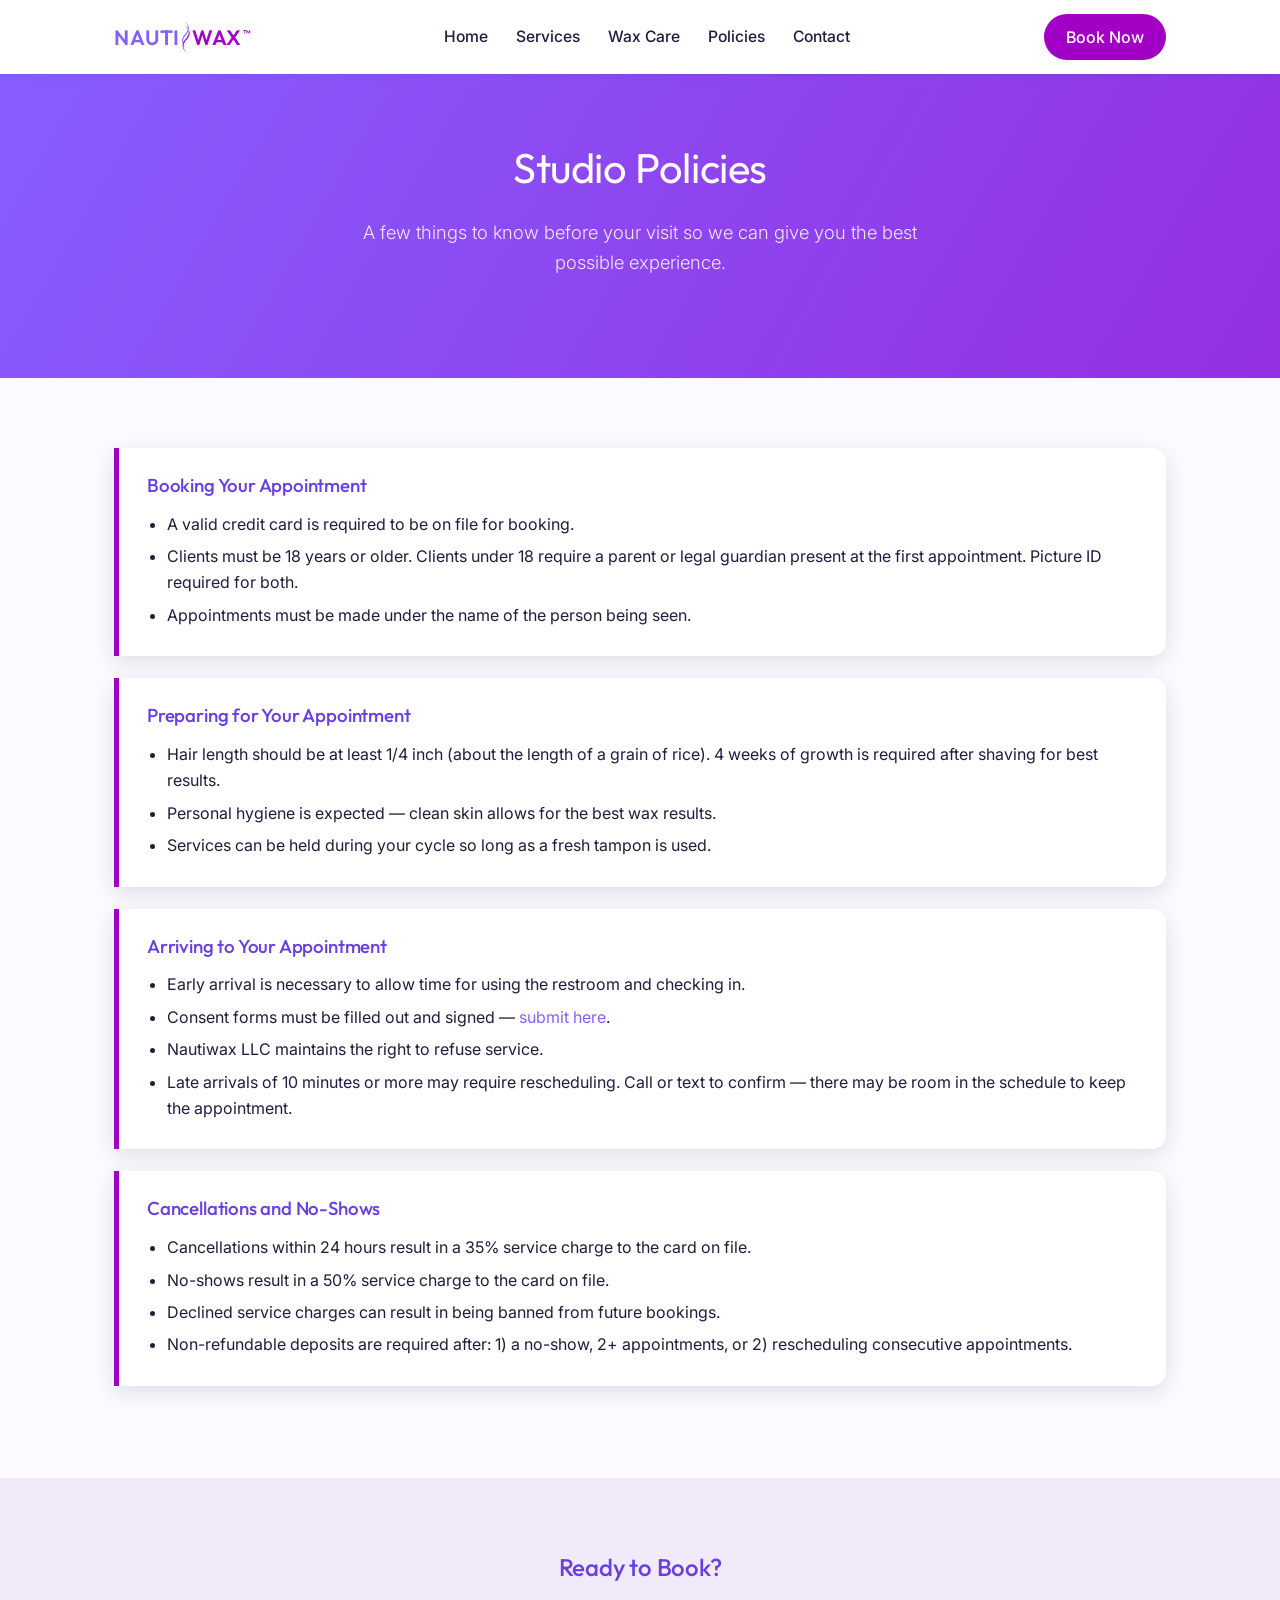
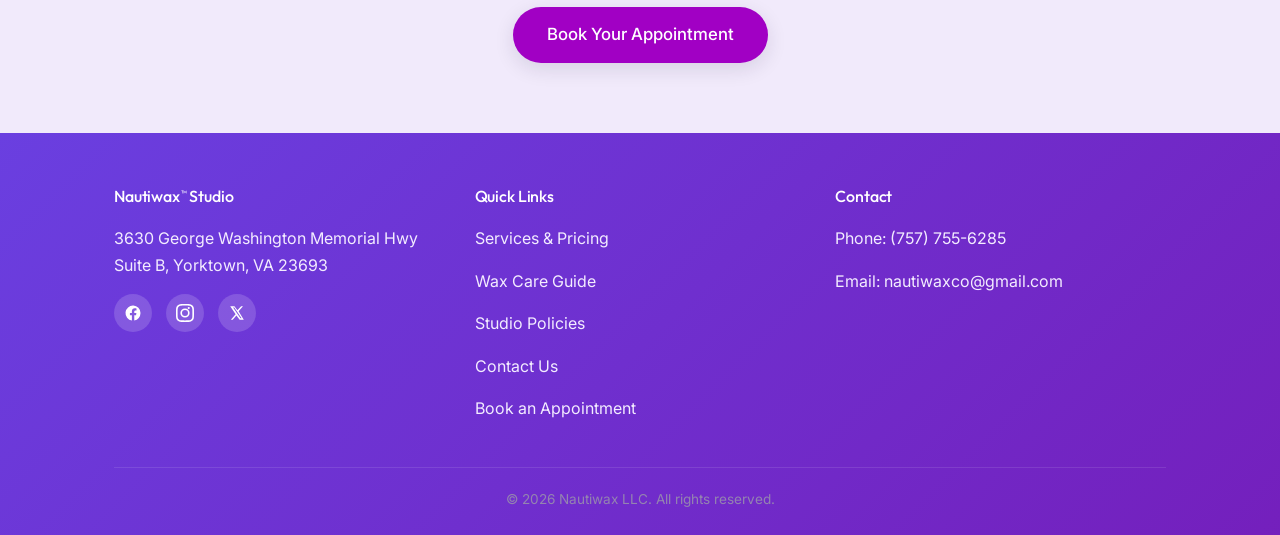
<file: policies.html>
<!DOCTYPE html>
<html lang="en">
<head>
<meta charset="UTF-8">
<meta name="viewport" content="width=device-width, initial-scale=1.0">
<link rel="icon" type="image/svg+xml" href="assets/favicon.svg">
<title>Booking Policies | Nautiwax Studio – Yorktown, VA</title>
<meta name="description" content="Booking, preparation, arrival, cancellation, and no-show policies for Nautiwax Studio in Yorktown, VA.">
<link rel="canonical" href="https://nautiwax.com/policies.html">
<meta property="og:title" content="Booking Policies | Nautiwax Studio – Yorktown, VA">
<meta property="og:description" content="Booking, preparation, arrival, cancellation, and no-show policies for Nautiwax Studio in Yorktown, VA.">
<meta property="og:type" content="website">
<meta property="og:url" content="https://nautiwax.com/policies.html">
<link rel="preconnect" href="https://fonts.googleapis.com">
<link rel="preconnect" href="https://fonts.gstatic.com" crossorigin>
<link href="https://fonts.googleapis.com/css2?family=Outfit:wght@300;400;500;600&family=Inter:wght@300;400;500;600&display=swap" rel="stylesheet">
<meta name="theme-color" content="#875EFF">
<link rel="stylesheet" href="css/style.css">
</head>
<body>

<header class="site-header">
  <div class="container">
    <a href="index.html" class="logo">
      <span class="logo-nauti">NAUTI</span>
      <img src="assets/wave-icon.svg" alt="" class="logo-icon">
      <span class="logo-wax">WAX<sup class="tm">&#8482;</sup></span>
    </a>
    <nav>
      <ul class="nav-links">
        <li><a href="index.html">Home</a></li>
        <li><a href="services.html">Services</a></li>
        <li><a href="care.html">Wax Care</a></li>
        <li><a href="policies.html">Policies</a></li>
        <li><a href="contact.html">Contact</a></li>
      </ul>
    </nav>
    <div class="header-actions">
      <a href="https://nautiwax.glossgenius.com/services" class="nav-cta">Book Now</a>
      <button class="nav-toggle" aria-label="Toggle menu" aria-expanded="false">&#9776;</button>
    </div>
  </div>
</header>

<section class="hero" style="padding: 60px 0 70px;">
  <div class="container">
    <h1>Studio Policies</h1>
    <p>A few things to know before your visit so we can give you the best possible experience.</p>
  </div>
</section>

<section>
  <div class="container">

    <div class="policy-block">
      <h3>Booking Your Appointment</h3>
      <ul>
        <li>A valid credit card is required to be on file for booking.</li>
        <li>Clients must be 18 years or older. Clients under 18 require a parent or legal guardian present at the first appointment. Picture ID required for both.</li>
        <li>Appointments must be made under the name of the person being seen.</li>
      </ul>
    </div>

    <div class="policy-block">
      <h3>Preparing for Your Appointment</h3>
      <ul>
        <li>Hair length should be at least 1/4 inch (about the length of a grain of rice). 4 weeks of growth is required after shaving for best results.</li>
        <li>Personal hygiene is expected — clean skin allows for the best wax results.</li>
        <li>Services can be held during your cycle so long as a fresh tampon is used.</li>
      </ul>
    </div>

    <div class="policy-block">
      <h3>Arriving to Your Appointment</h3>
      <ul>
        <li>Early arrival is necessary to allow time for using the restroom and checking in.</li>
        <li>Consent forms must be filled out and signed — <a href="https://form.jotform.com/210484683406154">submit here</a>.</li>
        <li>Nautiwax LLC maintains the right to refuse service.</li>
        <li>Late arrivals of 10 minutes or more may require rescheduling. Call or text to confirm — there may be room in the schedule to keep the appointment.</li>
      </ul>
    </div>

    <div class="policy-block">
      <h3>Cancellations and No-Shows</h3>
      <ul>
        <li>Cancellations within 24 hours result in a 35% service charge to the card on file.</li>
        <li>No-shows result in a 50% service charge to the card on file.</li>
        <li>Declined service charges can result in being banned from future bookings.</li>
        <li>Non-refundable deposits are required after: 1) a no-show, 2+ appointments, or 2) rescheduling consecutive appointments.</li>
      </ul>
    </div>

  </div>
</section>

<section class="section-alt text-center">
  <div class="container">
    <h2>Ready to Book?</h2>
    <a href="https://nautiwax.glossgenius.com/services" class="btn">Book Your Appointment</a>
  </div>
</section>

<footer class="site-footer">
  <div class="container">
    <div class="footer-grid">
      <div>
        <h4>Nautiwax<sup class="tm">&#8482;</sup> Studio</h4>
        <p>3630 George Washington Memorial Hwy<br>Suite B, Yorktown, VA 23693</p>
        <div class="social-icons">
          <a href="https://www.facebook.com/nautiwax" aria-label="Facebook"><svg viewBox="0 0 24 24" width="18" height="18" fill="currentColor" aria-hidden="true"><path d="M22 12a10 10 0 1 0-11.5 9.95v-7.04H7.9V12h2.6V9.8c0-2.57 1.53-4 3.87-4 1.12 0 2.3.2 2.3.2v2.5h-1.3c-1.28 0-1.68.8-1.68 1.62V12h2.85l-.46 2.91h-2.39v7.04A10 10 0 0 0 22 12z"/></svg></a>
          <a href="https://www.instagram.com/nautiwax" aria-label="Instagram"><svg viewBox="0 0 24 24" width="18" height="18" fill="currentColor" aria-hidden="true"><path d="M12 2.16c3.2 0 3.58.01 4.85.07 1.17.05 1.8.25 2.23.41.56.22.96.48 1.38.9.42.42.68.82.9 1.38.16.42.36 1.06.41 2.23.06 1.27.07 1.65.07 4.85s-.01 3.58-.07 4.85c-.05 1.17-.25 1.8-.41 2.23-.22.56-.48.96-.9 1.38-.42.42-.82.68-1.38.9-.42.16-1.06.36-2.23.41-1.27.06-1.65.07-4.85.07s-3.58-.01-4.85-.07c-1.17-.05-1.8-.25-2.23-.41a3.72 3.72 0 0 1-1.38-.9 3.72 3.72 0 0 1-.9-1.38c-.16-.42-.36-1.06-.41-2.23-.06-1.27-.07-1.65-.07-4.85s.01-3.58.07-4.85c.05-1.17.25-1.8.41-2.23.22-.56.48-.96.9-1.38.42-.42.82-.68 1.38-.9.42-.16 1.06-.36 2.23-.41 1.27-.06 1.65-.07 4.85-.07M12 0C8.74 0 8.33.01 7.05.07 5.78.13 4.9.33 4.14.63c-.79.31-1.46.72-2.13 1.38A5.87 5.87 0 0 0 .63 4.14C.33 4.9.13 5.78.07 7.05.01 8.33 0 8.74 0 12s.01 3.67.07 4.95c.06 1.27.26 2.15.56 2.91.31.79.72 1.46 1.38 2.13.66.66 1.34 1.07 2.13 1.38.76.3 1.64.5 2.91.56C8.33 23.99 8.74 24 12 24s3.67-.01 4.95-.07c1.27-.06 2.15-.26 2.91-.56.79-.31 1.46-.72 2.13-1.38.66-.66 1.07-1.34 1.38-2.13.3-.76.5-1.64.56-2.91.06-1.28.07-1.69.07-4.95s-.01-3.67-.07-4.95c-.06-1.27-.26-2.15-.56-2.91a5.87 5.87 0 0 0-1.38-2.13A5.87 5.87 0 0 0 19.86.63c-.76-.3-1.64-.5-2.91-.56C15.67.01 15.26 0 12 0zm0 5.84A6.16 6.16 0 1 0 18.16 12 6.16 6.16 0 0 0 12 5.84zm0 10.16A4 4 0 1 1 16 12a4 4 0 0 1-4 4zm6.41-10.61a1.44 1.44 0 1 1-1.44-1.44 1.44 1.44 0 0 1 1.44 1.44z"/></svg></a>
          <a href="https://www.twitter.com/nautiwax" aria-label="Twitter"><svg viewBox="0 0 24 24" width="16" height="16" fill="currentColor" aria-hidden="true"><path d="M18.24 2H21l-6.6 7.54L22.2 22h-6.2l-4.86-6.36L5.6 22H2.83l7.06-8.07L1.8 2h6.36l4.4 5.82L18.24 2zm-1.08 18h1.72L7.9 3.9H6.06L17.16 20z"/></svg></a>
        </div>
      </div>
      <div>
        <h4>Quick Links</h4>
        <p><a href="services.html">Services &amp; Pricing</a></p>
        <p><a href="care.html">Wax Care Guide</a></p>
        <p><a href="policies.html">Studio Policies</a></p>
        <p><a href="contact.html">Contact Us</a></p>
        <p><a href="https://nautiwax.glossgenius.com/services">Book an Appointment</a></p>
      </div>
      <div>
        <h4>Contact</h4>
        <p>Phone: (757) 755-6285</p>
        <p>Email: nautiwaxco@gmail.com</p>
      </div>
    </div>
    <div class="footer-bottom">
      &copy; 2026 Nautiwax LLC. All rights reserved.
    </div>
  </div>
</footer>

<script src="js/nav.js"></script>
</body>
</html>
</file>
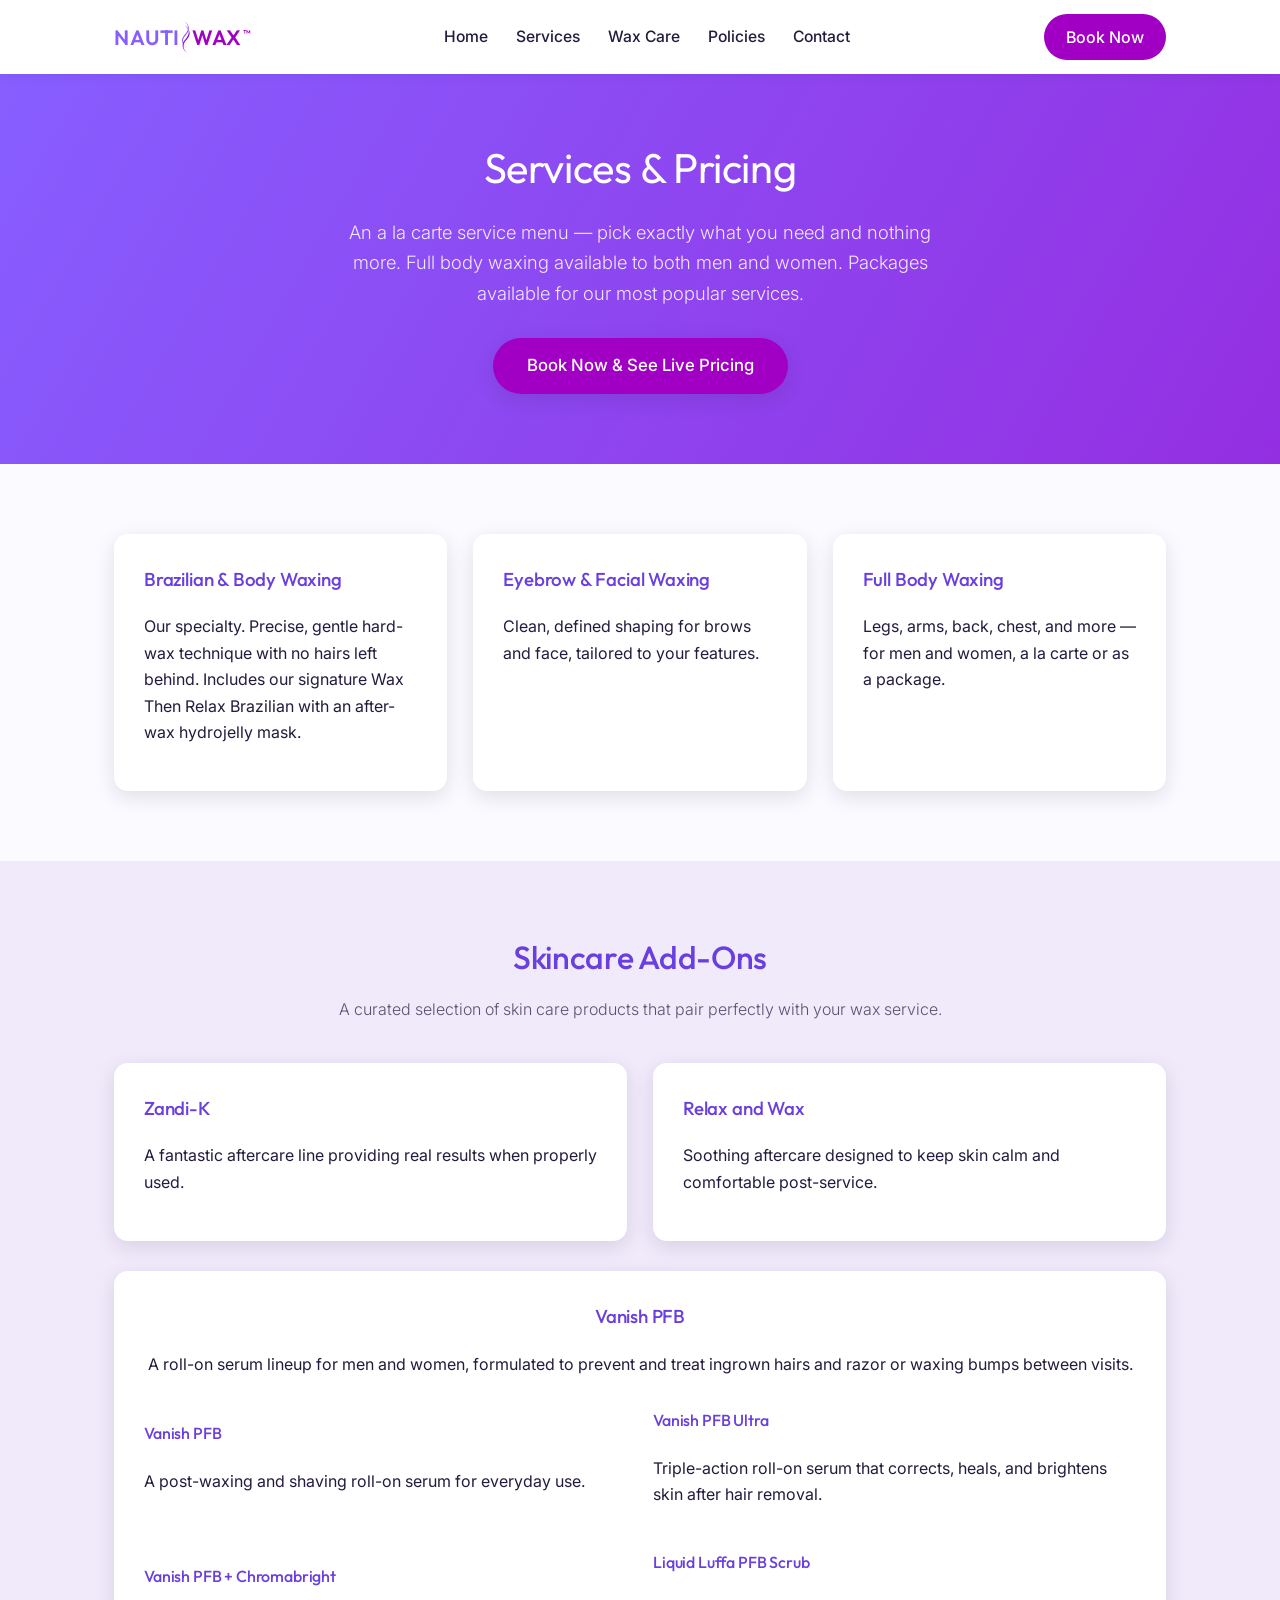
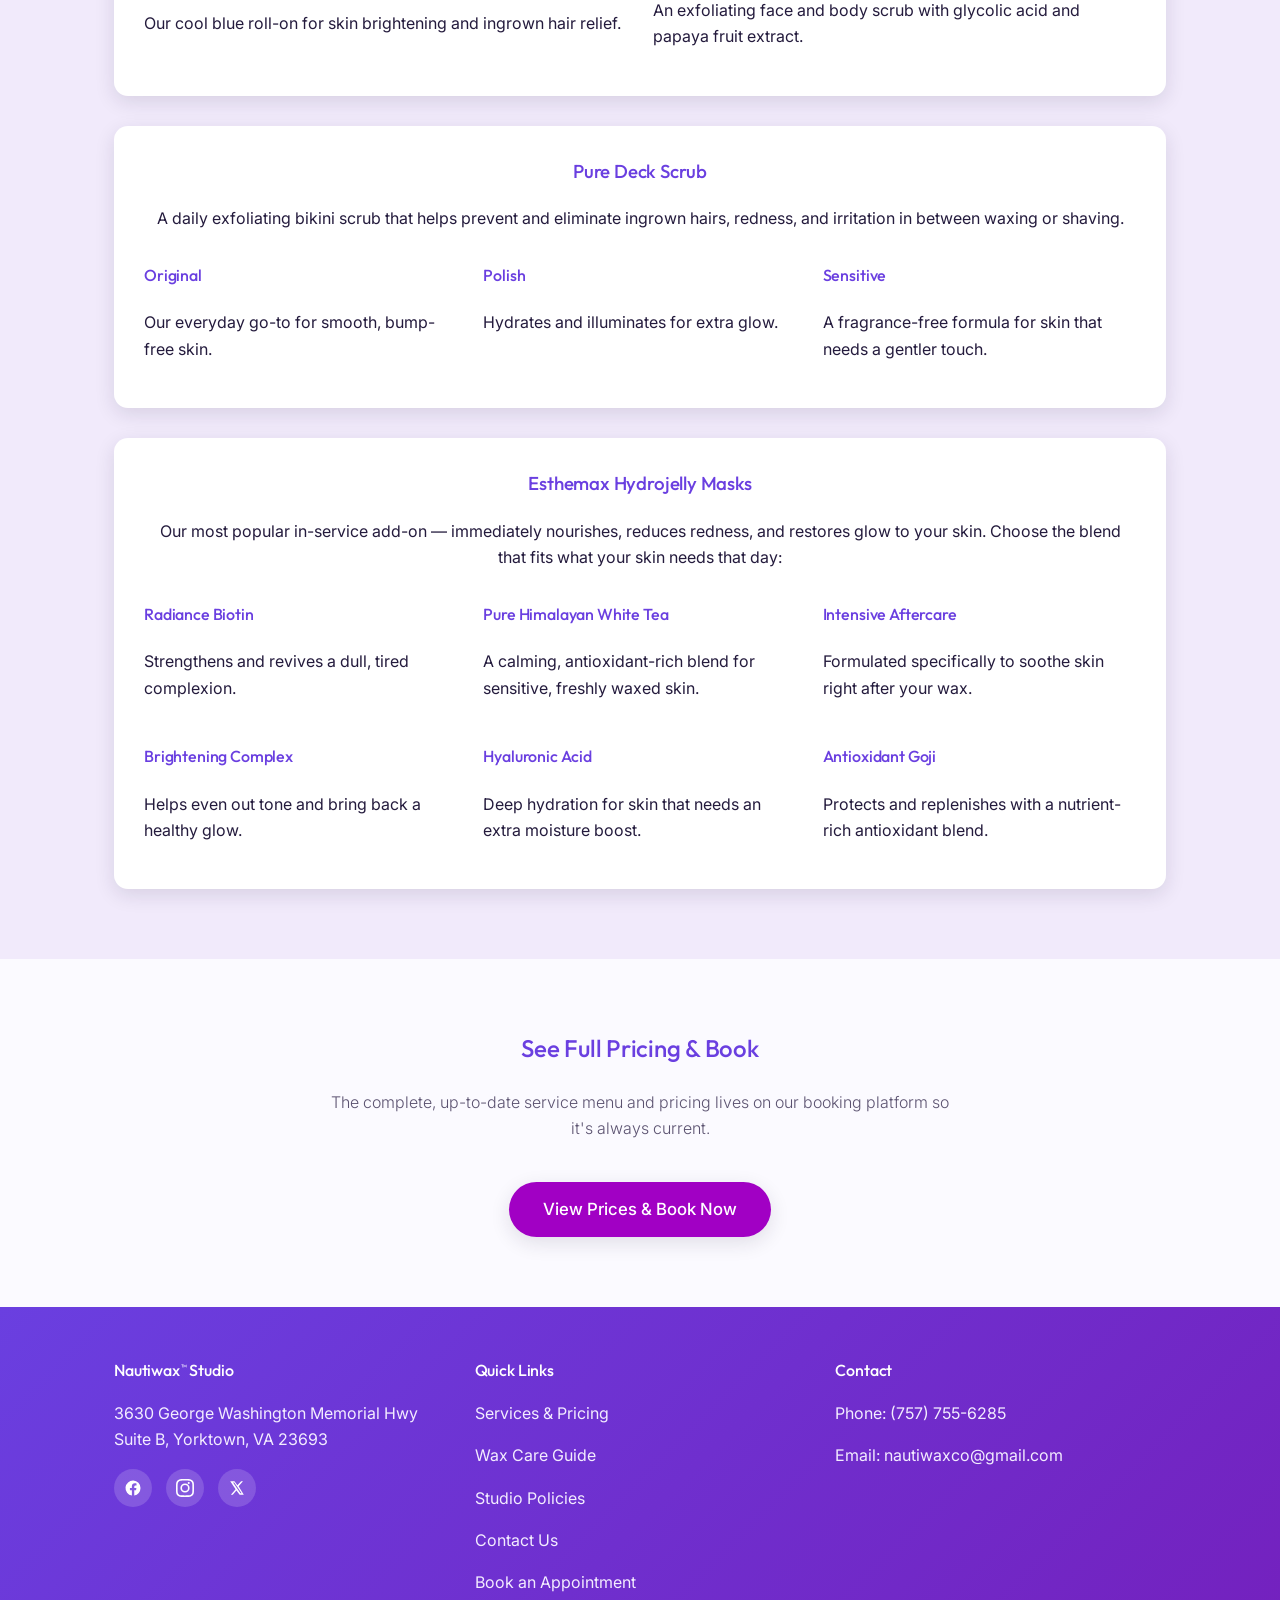
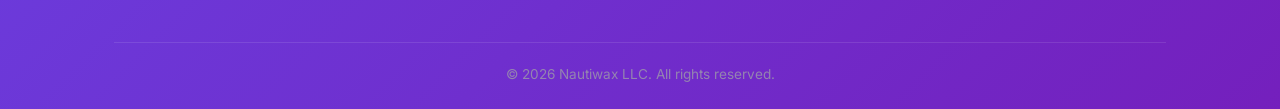
<file: services.html>
<!DOCTYPE html>
<html lang="en">
<head>
<meta charset="UTF-8">
<meta name="viewport" content="width=device-width, initial-scale=1.0">
<link rel="icon" type="image/svg+xml" href="assets/favicon.svg">
<title>Waxing Services & Pricing | Nautiwax Studio – Yorktown, VA</title>
<meta name="description" content="Full body waxing, Brazilian wax, eyebrow shaping, and skincare add-ons at Nautiwax Studio in Yorktown, VA. A la carte services for men and women.">
<link rel="canonical" href="https://nautiwax.com/services.html">
<meta property="og:title" content="Waxing Services & Pricing | Nautiwax Studio – Yorktown, VA">
<meta property="og:description" content="Full body waxing, Brazilian wax, eyebrow shaping, and skincare add-ons in Yorktown, VA. A la carte services for men and women.">
<meta property="og:type" content="website">
<meta property="og:url" content="https://nautiwax.com/services.html">
<link rel="preconnect" href="https://fonts.googleapis.com">
<link rel="preconnect" href="https://fonts.gstatic.com" crossorigin>
<link href="https://fonts.googleapis.com/css2?family=Outfit:wght@300;400;500;600&family=Inter:wght@300;400;500;600&display=swap" rel="stylesheet">
<meta name="theme-color" content="#875EFF">
<link rel="stylesheet" href="css/style.css">
<script type="application/ld+json">
{
  "@context": "https://schema.org",
  "@type": "BeautySalon",
  "name": "Nautiwax",
  "telephone": "+1-757-755-6285",
  "address": {
    "@type": "PostalAddress",
    "streetAddress": "3630 George Washington Memorial Hwy, Suite B",
    "addressLocality": "Yorktown",
    "addressRegion": "VA",
    "postalCode": "23693",
    "addressCountry": "US"
  }
}
</script>
</head>
<body>

<header class="site-header">
  <div class="container">
    <a href="index.html" class="logo">
      <span class="logo-nauti">NAUTI</span>
      <img src="assets/wave-icon.svg" alt="" class="logo-icon">
      <span class="logo-wax">WAX<sup class="tm">&#8482;</sup></span>
    </a>
    <nav>
      <ul class="nav-links">
        <li><a href="index.html">Home</a></li>
        <li><a href="services.html">Services</a></li>
        <li><a href="care.html">Wax Care</a></li>
        <li><a href="policies.html">Policies</a></li>
        <li><a href="contact.html">Contact</a></li>
      </ul>
    </nav>
    <div class="header-actions">
      <a href="https://nautiwax.glossgenius.com/services" class="nav-cta">Book Now</a>
      <button class="nav-toggle" aria-label="Toggle menu" aria-expanded="false">&#9776;</button>
    </div>
  </div>
</header>

<section class="hero" style="padding: 60px 0 70px;">
  <div class="container">
    <h1>Services &amp; Pricing</h1>
    <p>An a la carte service menu — pick exactly what you need and nothing more. Full body waxing available to both men and women. Packages available for our most popular services.</p>
    <a href="https://nautiwax.glossgenius.com/services" class="btn">Book Now &amp; See Live Pricing</a>
  </div>
</section>

<section>
  <div class="container">
    <div class="grid-3">
      <div class="card">
        <h3>Brazilian &amp; Body Waxing</h3>
        <p>Our specialty. Precise, gentle hard-wax technique with no hairs left behind. Includes our signature Wax Then Relax Brazilian with an after-wax hydrojelly mask.</p>
      </div>
      <div class="card">
        <h3>Eyebrow &amp; Facial Waxing</h3>
        <p>Clean, defined shaping for brows and face, tailored to your features.</p>
      </div>
      <div class="card">
        <h3>Full Body Waxing</h3>
        <p>Legs, arms, back, chest, and more — for men and women, a la carte or as a package.</p>
      </div>
    </div>
  </div>
</section>

<section class="section-alt">
  <div class="container">
    <h2 class="section-title">Skincare Add-Ons</h2>
    <p class="section-subtitle">A curated selection of skin care products that pair perfectly with your wax service.</p>
    <div class="grid-2">
      <div class="card">
        <h3>Zandi-K</h3>
        <p>A fantastic aftercare line providing real results when properly used.</p>
      </div>
      <div class="card">
        <h3>Relax and Wax</h3>
        <p>Soothing aftercare designed to keep skin calm and comfortable post-service.</p>
      </div>
    </div>

    <div class="card mt-30">
      <h3 class="text-center">Vanish PFB</h3>
      <p class="text-center">A roll-on serum lineup for men and women, formulated to prevent and treat ingrown hairs and razor or waxing bumps between visits.</p>
      <div class="grid-2 mt-30">
        <div>
          <h4>Vanish PFB</h4>
          <p>A post-waxing and shaving roll-on serum for everyday use.</p>
        </div>
        <div>
          <h4>Vanish PFB Ultra</h4>
          <p>Triple-action roll-on serum that corrects, heals, and brightens skin after hair removal.</p>
        </div>
        <div>
          <h4>Vanish PFB + Chromabright</h4>
          <p>Our cool blue roll-on for skin brightening and ingrown hair relief.</p>
        </div>
        <div>
          <h4>Liquid Luffa PFB Scrub</h4>
          <p>An exfoliating face and body scrub with glycolic acid and papaya fruit extract.</p>
        </div>
      </div>
    </div>

    <div class="card mt-30">
      <h3 class="text-center">Pure Deck Scrub</h3>
      <p class="text-center">A daily exfoliating bikini scrub that helps prevent and eliminate ingrown hairs, redness, and irritation in between waxing or shaving.</p>
      <div class="grid-3 mt-30">
        <div>
          <h4>Original</h4>
          <p>Our everyday go-to for smooth, bump-free skin.</p>
        </div>
        <div>
          <h4>Polish</h4>
          <p>Hydrates and illuminates for extra glow.</p>
        </div>
        <div>
          <h4>Sensitive</h4>
          <p>A fragrance-free formula for skin that needs a gentler touch.</p>
        </div>
      </div>
    </div>

    <div class="card mt-30">
      <h3 class="text-center">Esthemax Hydrojelly Masks</h3>
      <p class="text-center">Our most popular in-service add-on — immediately nourishes, reduces redness, and restores glow to your skin. Choose the blend that fits what your skin needs that day:</p>
      <div class="grid-3 mt-30">
        <div>
          <h4>Radiance Biotin</h4>
          <p>Strengthens and revives a dull, tired complexion.</p>
        </div>
        <div>
          <h4>Pure Himalayan White Tea</h4>
          <p>A calming, antioxidant-rich blend for sensitive, freshly waxed skin.</p>
        </div>
        <div>
          <h4>Intensive Aftercare</h4>
          <p>Formulated specifically to soothe skin right after your wax.</p>
        </div>
        <div>
          <h4>Brightening Complex</h4>
          <p>Helps even out tone and bring back a healthy glow.</p>
        </div>
        <div>
          <h4>Hyaluronic Acid</h4>
          <p>Deep hydration for skin that needs an extra moisture boost.</p>
        </div>
        <div>
          <h4>Antioxidant Goji</h4>
          <p>Protects and replenishes with a nutrient-rich antioxidant blend.</p>
        </div>
      </div>
    </div>
  </div>
</section>

<section class="text-center">
  <div class="container">
    <h2>See Full Pricing &amp; Book</h2>
    <p class="section-subtitle">The complete, up-to-date service menu and pricing lives on our booking platform so it's always current.</p>
    <a href="https://nautiwax.glossgenius.com/services" class="btn">View Prices &amp; Book Now</a>
  </div>
</section>

<footer class="site-footer">
  <div class="container">
    <div class="footer-grid">
      <div>
        <h4>Nautiwax<sup class="tm">&#8482;</sup> Studio</h4>
        <p>3630 George Washington Memorial Hwy<br>Suite B, Yorktown, VA 23693</p>
        <div class="social-icons">
          <a href="https://www.facebook.com/nautiwax" aria-label="Facebook"><svg viewBox="0 0 24 24" width="18" height="18" fill="currentColor" aria-hidden="true"><path d="M22 12a10 10 0 1 0-11.5 9.95v-7.04H7.9V12h2.6V9.8c0-2.57 1.53-4 3.87-4 1.12 0 2.3.2 2.3.2v2.5h-1.3c-1.28 0-1.68.8-1.68 1.62V12h2.85l-.46 2.91h-2.39v7.04A10 10 0 0 0 22 12z"/></svg></a>
          <a href="https://www.instagram.com/nautiwax" aria-label="Instagram"><svg viewBox="0 0 24 24" width="18" height="18" fill="currentColor" aria-hidden="true"><path d="M12 2.16c3.2 0 3.58.01 4.85.07 1.17.05 1.8.25 2.23.41.56.22.96.48 1.38.9.42.42.68.82.9 1.38.16.42.36 1.06.41 2.23.06 1.27.07 1.65.07 4.85s-.01 3.58-.07 4.85c-.05 1.17-.25 1.8-.41 2.23-.22.56-.48.96-.9 1.38-.42.42-.82.68-1.38.9-.42.16-1.06.36-2.23.41-1.27.06-1.65.07-4.85.07s-3.58-.01-4.85-.07c-1.17-.05-1.8-.25-2.23-.41a3.72 3.72 0 0 1-1.38-.9 3.72 3.72 0 0 1-.9-1.38c-.16-.42-.36-1.06-.41-2.23-.06-1.27-.07-1.65-.07-4.85s.01-3.58.07-4.85c.05-1.17.25-1.8.41-2.23.22-.56.48-.96.9-1.38.42-.42.82-.68 1.38-.9.42-.16 1.06-.36 2.23-.41 1.27-.06 1.65-.07 4.85-.07M12 0C8.74 0 8.33.01 7.05.07 5.78.13 4.9.33 4.14.63c-.79.31-1.46.72-2.13 1.38A5.87 5.87 0 0 0 .63 4.14C.33 4.9.13 5.78.07 7.05.01 8.33 0 8.74 0 12s.01 3.67.07 4.95c.06 1.27.26 2.15.56 2.91.31.79.72 1.46 1.38 2.13.66.66 1.34 1.07 2.13 1.38.76.3 1.64.5 2.91.56C8.33 23.99 8.74 24 12 24s3.67-.01 4.95-.07c1.27-.06 2.15-.26 2.91-.56.79-.31 1.46-.72 2.13-1.38.66-.66 1.07-1.34 1.38-2.13.3-.76.5-1.64.56-2.91.06-1.28.07-1.69.07-4.95s-.01-3.67-.07-4.95c-.06-1.27-.26-2.15-.56-2.91a5.87 5.87 0 0 0-1.38-2.13A5.87 5.87 0 0 0 19.86.63c-.76-.3-1.64-.5-2.91-.56C15.67.01 15.26 0 12 0zm0 5.84A6.16 6.16 0 1 0 18.16 12 6.16 6.16 0 0 0 12 5.84zm0 10.16A4 4 0 1 1 16 12a4 4 0 0 1-4 4zm6.41-10.61a1.44 1.44 0 1 1-1.44-1.44 1.44 1.44 0 0 1 1.44 1.44z"/></svg></a>
          <a href="https://www.twitter.com/nautiwax" aria-label="Twitter"><svg viewBox="0 0 24 24" width="16" height="16" fill="currentColor" aria-hidden="true"><path d="M18.24 2H21l-6.6 7.54L22.2 22h-6.2l-4.86-6.36L5.6 22H2.83l7.06-8.07L1.8 2h6.36l4.4 5.82L18.24 2zm-1.08 18h1.72L7.9 3.9H6.06L17.16 20z"/></svg></a>
        </div>
      </div>
      <div>
        <h4>Quick Links</h4>
        <p><a href="services.html">Services &amp; Pricing</a></p>
        <p><a href="care.html">Wax Care Guide</a></p>
        <p><a href="policies.html">Studio Policies</a></p>
        <p><a href="contact.html">Contact Us</a></p>
        <p><a href="https://nautiwax.glossgenius.com/services">Book an Appointment</a></p>
      </div>
      <div>
        <h4>Contact</h4>
        <p>Phone: (757) 755-6285</p>
        <p>Email: nautiwaxco@gmail.com</p>
      </div>
    </div>
    <div class="footer-bottom">
      &copy; 2026 Nautiwax LLC. All rights reserved.
    </div>
  </div>
</footer>

<script src="js/nav.js"></script>
</body>
</html>
</file>
<file: css/style.css>
/* ============================================
   Nautiwax — brand violet/magenta theme
   (colors sampled directly from logo: #875EFF / #A100C4)
   ============================================ */

:root {
  --color-violet: #875eff;
  --color-violet-dark: #6a3fe0;
  --color-magenta: #a100c4;
  --color-magenta-dark: #7e0099;
  --color-ink: #241b3d;
  --color-bg: #fbfaff;
  --color-bg-alt: #f1eafb;
  --color-white: #ffffff;

  --font-heading: 'Outfit', 'Segoe UI', sans-serif;
  --font-body: 'Inter', 'Segoe UI', sans-serif;

  --radius: 14px;
  --shadow: 0 6px 20px rgba(36, 27, 61, 0.12);
}

* { box-sizing: border-box; }

html { scroll-behavior: smooth; }

body {
  margin: 0;
  font-family: var(--font-body);
  font-weight: 400;
  color: var(--color-ink);
  background: var(--color-bg);
  line-height: 1.65;
  -webkit-font-smoothing: antialiased;
}

h1, h2, h3, h4 {
  font-family: var(--font-heading);
  font-weight: 500;
  color: var(--color-violet-dark);
  margin-top: 0;
  letter-spacing: -0.01em;
}

a { color: var(--color-violet); text-decoration: none; }
a:hover { color: var(--color-magenta); }

img { max-width: 100%; display: block; }

.container {
  max-width: 1100px;
  margin: 0 auto;
  padding: 0 24px;
}

/* ---------- Header / Nav ---------- */
.site-header {
  background: var(--color-white);
  position: sticky;
  top: 0;
  z-index: 100;
  box-shadow: 0 2px 10px rgba(0,0,0,0.06);
}

.site-header .container {
  display: flex;
  align-items: center;
  justify-content: space-between;
  padding-top: 14px;
  padding-bottom: 14px;
}

.logo {
  display: flex;
  align-items: center;
  gap: 3px;
  font-family: var(--font-heading);
  font-size: 1.3rem;
  font-weight: 600;
  letter-spacing: 0.5px;
}

.logo-nauti { color: var(--color-violet); }
.logo-wax { color: var(--color-magenta); }

.tm {
  font-size: 0.5em;
  vertical-align: super;
  line-height: 0;
  margin-left: 1px;
}

.logo-icon {
  height: 34px;
  width: auto;
  margin: 0 -2px;
}

.nav-links {
  display: flex;
  gap: 28px;
  list-style: none;
  margin: 0;
  padding: 0;
}

.nav-links a {
  color: var(--color-ink);
  font-weight: 500;
  font-size: 0.98rem;
  padding: 6px 0;
  display: inline-block;
}

.header-actions {
  display: flex;
  align-items: center;
  gap: 10px;
}

.nav-cta {
  background: var(--color-magenta);
  color: var(--color-white) !important;
  padding: 10px 22px;
  border-radius: 999px;
  font-weight: 500;
  white-space: nowrap;
}
.nav-cta:hover { background: var(--color-magenta-dark); color: var(--color-white) !important; }

.nav-toggle {
  display: none;
  align-items: center;
  justify-content: center;
  width: 44px;
  height: 44px;
  background: none;
  border: none;
  font-size: 1.6rem;
  color: var(--color-violet-dark);
  cursor: pointer;
}

/* ---------- Hero ---------- */
.hero {
  position: relative;
  overflow: hidden;
  background: linear-gradient(120deg, var(--color-violet), var(--color-magenta));
  background-size: 200% 200%;
  animation: heroGradient 12s ease infinite;
  color: var(--color-white);
  padding: 90px 0 100px;
  text-align: center;
}

.hero::before {
  content: "";
  position: absolute;
  top: 0;
  left: -60%;
  width: 45%;
  height: 100%;
  background: linear-gradient(115deg, transparent, rgba(255,255,255,0.18), transparent);
  animation: heroShimmer 7s ease-in-out infinite;
  pointer-events: none;
}

.hero .container {
  position: relative;
  z-index: 1;
}

@keyframes heroGradient {
  0% { background-position: 0% 50%; }
  50% { background-position: 100% 50%; }
  100% { background-position: 0% 50%; }
}

@keyframes heroShimmer {
  0% { left: -60%; }
  55% { left: 130%; }
  100% { left: 130%; }
}

.hero h1 {
  color: var(--color-white);
  font-size: 2.6rem;
  font-weight: 400;
  margin-bottom: 14px;
}

.hero p {
  max-width: 620px;
  margin: 0 auto 30px;
  font-size: 1.15rem;
  font-weight: 300;
  color: #f1e7ff;
}

.btn {
  display: inline-block;
  background: var(--color-magenta);
  color: var(--color-white);
  padding: 14px 34px;
  border-radius: 999px;
  font-weight: 500;
  font-size: 1.05rem;
  box-shadow: var(--shadow);
  transition: transform 0.15s ease, background 0.15s ease;
}
.btn:hover { background: var(--color-magenta-dark); color: var(--color-white); transform: translateY(-2px); }

.btn-outline {
  background: transparent;
  border: 2px solid var(--color-white);
  color: var(--color-white);
}
.btn-outline:hover { background: var(--color-white); color: var(--color-violet-dark); }

/* ---------- Sections ---------- */
section { padding: 70px 0; }

.section-alt { background: var(--color-bg-alt); }

.section-title {
  text-align: center;
  font-size: 2rem;
  margin-bottom: 12px;
}

.section-subtitle {
  text-align: center;
  max-width: 640px;
  margin: 0 auto 40px;
  font-weight: 300;
  color: #5b5270;
}

/* ---------- Cards / Grid ---------- */
.grid-3 {
  display: grid;
  grid-template-columns: repeat(3, 1fr);
  gap: 26px;
}

.grid-2 {
  display: grid;
  grid-template-columns: repeat(2, 1fr);
  gap: 26px;
  align-items: center;
}

.card {
  background: var(--color-white);
  border-radius: var(--radius);
  padding: 30px;
  box-shadow: var(--shadow);
  transition: transform 0.25s ease, box-shadow 0.25s ease;
}

.card:hover {
  transform: translateY(-4px);
  box-shadow: 0 14px 30px rgba(36, 27, 61, 0.16);
}

.card h3 { color: var(--color-violet-dark); }

.card-gradient {
  background: linear-gradient(135deg, var(--color-violet), var(--color-magenta));
  color: var(--color-white);
}
.card-gradient h3 { color: var(--color-white); }
.card-gradient p { color: #f1e7ff; }

.gallery-grid {
  display: grid;
  grid-template-columns: repeat(2, 1fr);
  gap: 20px;
}

.gallery-grid img {
  width: 100%;
  border-radius: var(--radius);
  aspect-ratio: 4 / 3;
  object-fit: cover;
  box-shadow: var(--shadow);
  transition: transform 0.3s ease, box-shadow 0.3s ease;
}

.gallery-grid img:hover {
  transform: translateY(-4px) scale(1.015);
  box-shadow: 0 14px 30px rgba(36, 27, 61, 0.2);
}

/* ---------- Reviews ---------- */
.review-card {
  background: var(--color-white);
  border-radius: var(--radius);
  padding: 24px;
  box-shadow: var(--shadow);
  height: 100%;
  transition: transform 0.25s ease, box-shadow 0.25s ease;
}

.review-card:hover {
  transform: translateY(-4px);
  box-shadow: 0 14px 30px rgba(36, 27, 61, 0.16);
}

.stars { color: #e0a800; font-size: 1.1rem; margin-bottom: 8px; }

.reviewer {
  font-weight: 600;
  color: var(--color-violet-dark);
  margin-top: 12px;
}

.review-meta { font-size: 0.85rem; color: #8a80a0; }

/* ---------- Policy list ---------- */
.policy-block {
  background: var(--color-white);
  border-left: 5px solid var(--color-magenta);
  border-radius: 0 var(--radius) var(--radius) 0;
  padding: 22px 28px;
  margin-bottom: 22px;
  box-shadow: var(--shadow);
}

.policy-block h3 { margin-bottom: 10px; }
.policy-block ul { margin: 0; padding-left: 20px; }
.policy-block li { margin-bottom: 6px; }

/* ---------- Hours / Contact ---------- */
.hours-table {
  width: 100%;
  border-collapse: collapse;
  background: var(--color-white);
  border-radius: var(--radius);
  overflow: hidden;
  box-shadow: var(--shadow);
}
.hours-table td {
  padding: 12px 20px;
  border-bottom: 1px solid #eee;
}
.hours-table tr:last-child td { border-bottom: none; }
.hours-table td:last-child { text-align: right; font-weight: 500; color: var(--color-violet-dark); }

/* ---------- Footer ---------- */
.site-footer {
  position: relative;
  overflow: hidden;
  background: linear-gradient(135deg, var(--color-violet-dark), var(--color-magenta-dark));
  background-size: 200% 200%;
  animation: footerGradient 12s ease infinite;
  color: #f3ecff;
  padding: 50px 0 24px;
}

.site-footer::before {
  content: "";
  position: absolute;
  top: 0;
  left: -60%;
  width: 45%;
  height: 100%;
  background: linear-gradient(115deg, transparent, rgba(255,255,255,0.16), transparent);
  animation: footerShimmer 7s ease-in-out infinite;
  pointer-events: none;
}

@keyframes footerGradient {
  0% { background-position: 0% 50%; }
  50% { background-position: 100% 50%; }
  100% { background-position: 0% 50%; }
}

@keyframes footerShimmer {
  0% { left: -60%; }
  55% { left: 130%; }
  100% { left: 130%; }
}

.footer-grid {
  display: grid;
  grid-template-columns: repeat(3, 1fr);
  gap: 30px;
  margin-bottom: 30px;
  position: relative;
  z-index: 1;
}

.site-footer h4 { color: var(--color-white); margin-bottom: 14px; }
.site-footer a { color: #f3ecff; }
.site-footer a:hover { color: #ffffff; text-decoration: underline; }

.social-icons { display: flex; gap: 14px; margin-top: 10px; }
.social-icons a {
  width: 38px; height: 38px;
  border-radius: 50%;
  background: rgba(255,255,255,0.16);
  display: flex; align-items: center; justify-content: center;
  color: #ffffff;
}
.social-icons a svg { display: block; }
.social-icons a:hover { background: #ffffff; color: var(--color-violet-dark); }

.footer-bottom {
  text-align: center;
  font-size: 0.85rem;
  color: #9484b0;
  border-top: 1px solid rgba(255,255,255,0.1);
  padding-top: 20px;
}

/* ---------- Utility ---------- */
.text-center { text-align: center; }
.mt-30 { margin-top: 30px; }

/* ---------- Scroll reveal ---------- */
.reveal {
  opacity: 0;
  transform: translateY(24px);
  transition: opacity 0.7s ease, transform 0.7s ease;
}
.reveal.is-visible {
  opacity: 1;
  transform: translateY(0);
}
@media (prefers-reduced-motion: reduce) {
  .reveal { opacity: 1; transform: none; transition: none; }
}

/* ---------- Responsive ---------- */
@media (max-width: 860px) {
  .grid-3 { grid-template-columns: 1fr; }
  .grid-2 { grid-template-columns: 1fr; }
  .gallery-grid { grid-template-columns: 1fr; }
  .footer-grid { grid-template-columns: 1fr; text-align: center; }
  .social-icons { justify-content: center; }
  .nav-links { display: none; }
  .nav-toggle { display: flex; }
  .nav-cta {
    padding: 9px 16px;
    font-size: 0.92rem;
  }
  .site-header.nav-open .nav-links {
    display: flex;
    flex-direction: column;
    position: absolute;
    top: 100%;
    left: 0;
    right: 0;
    background: var(--color-white);
    padding: 20px 24px;
    gap: 6px;
    box-shadow: var(--shadow);
  }
  .site-header.nav-open .nav-links a {
    padding: 10px 0;
    font-size: 1.05rem;
  }
  .hero h1 { font-size: 2rem; }
}

@media (max-width: 380px) {
  .logo { font-size: 1.1rem; }
  .logo-icon { height: 28px; }
  .nav-cta { padding: 8px 13px; font-size: 0.85rem; }
}
</file>
